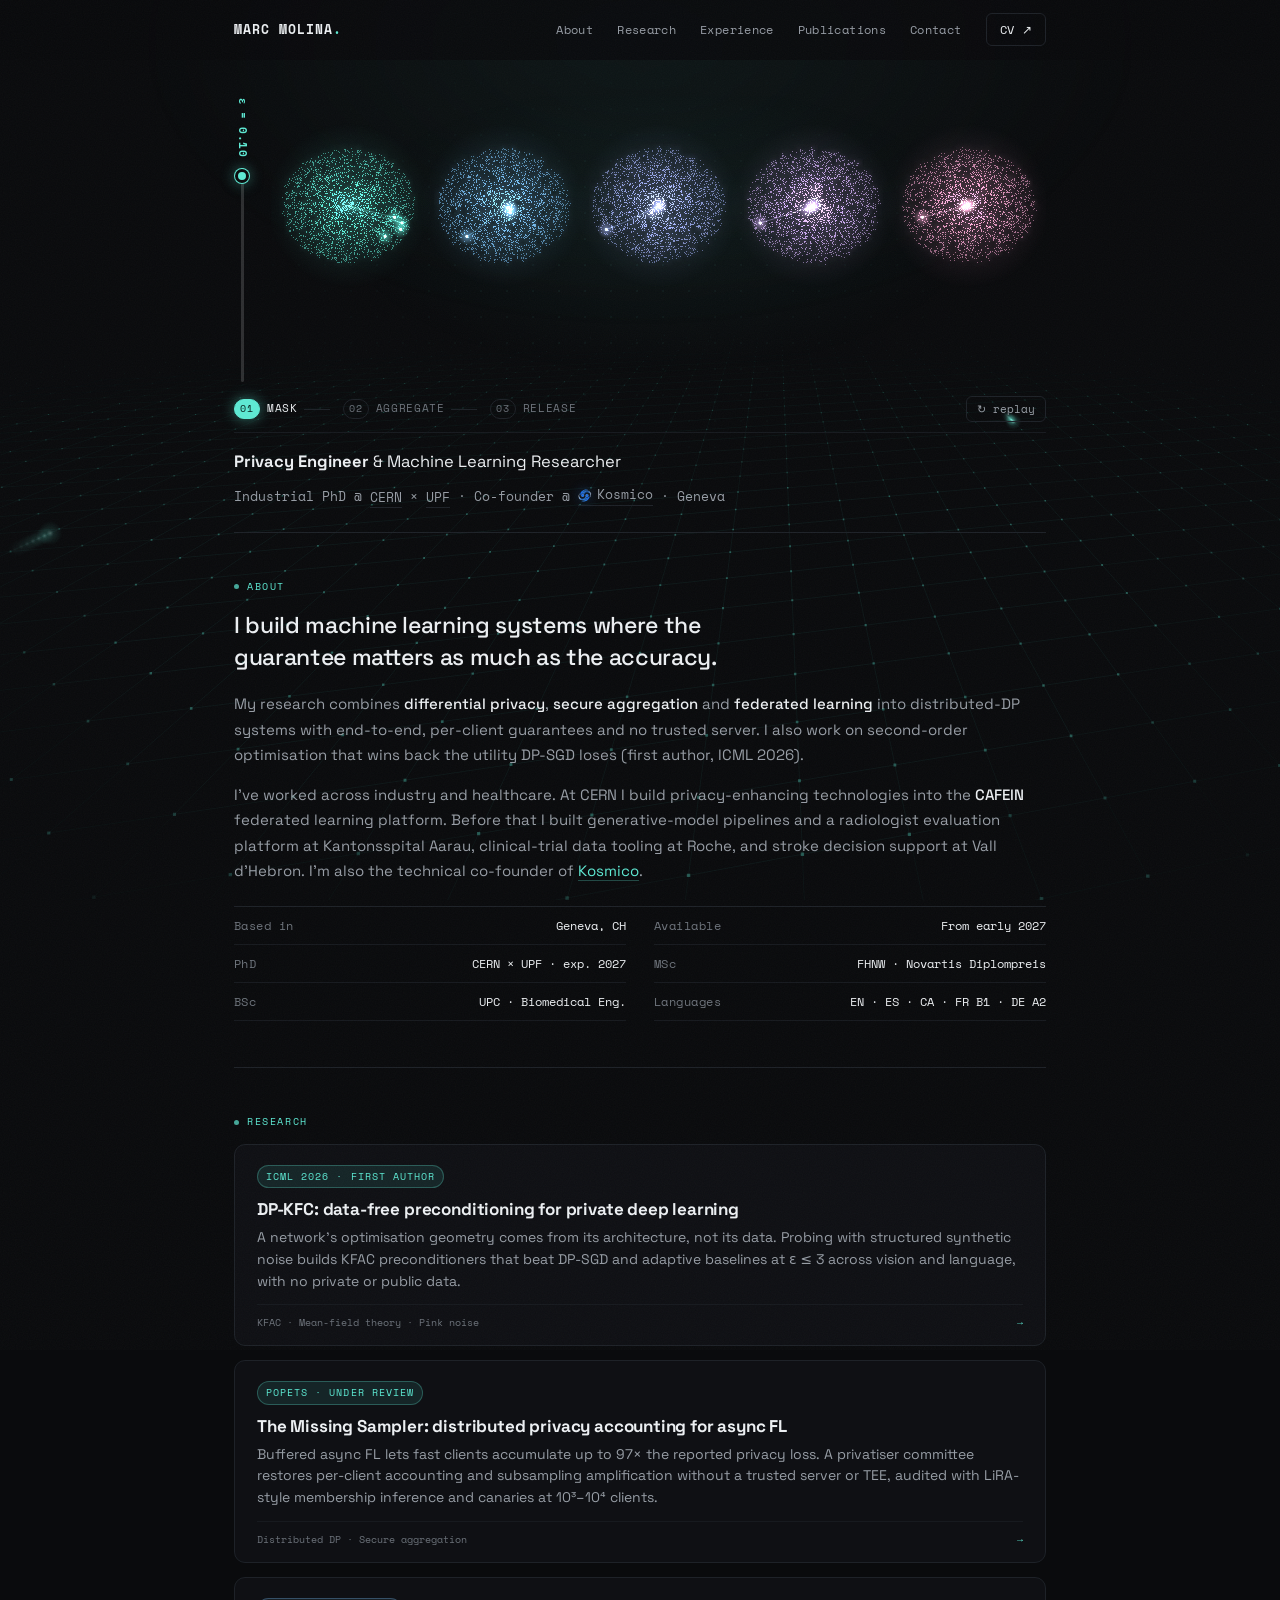
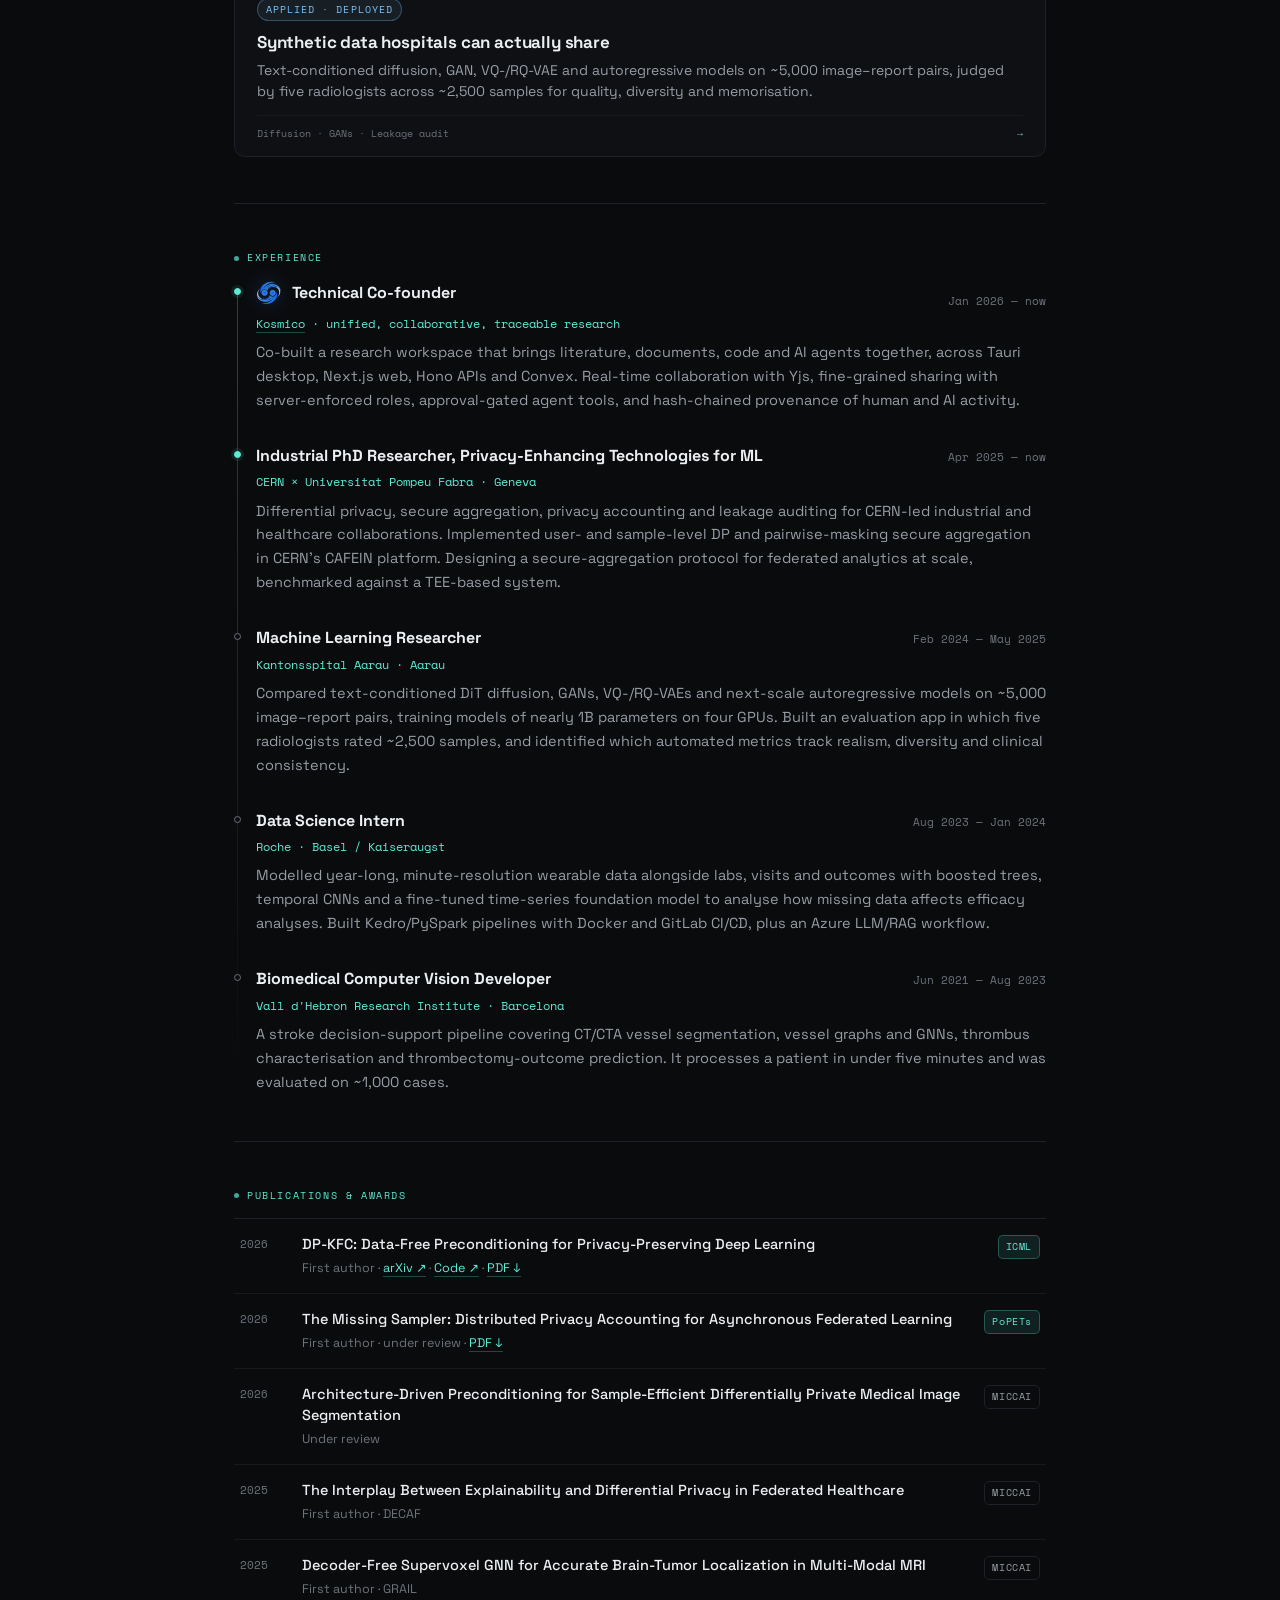
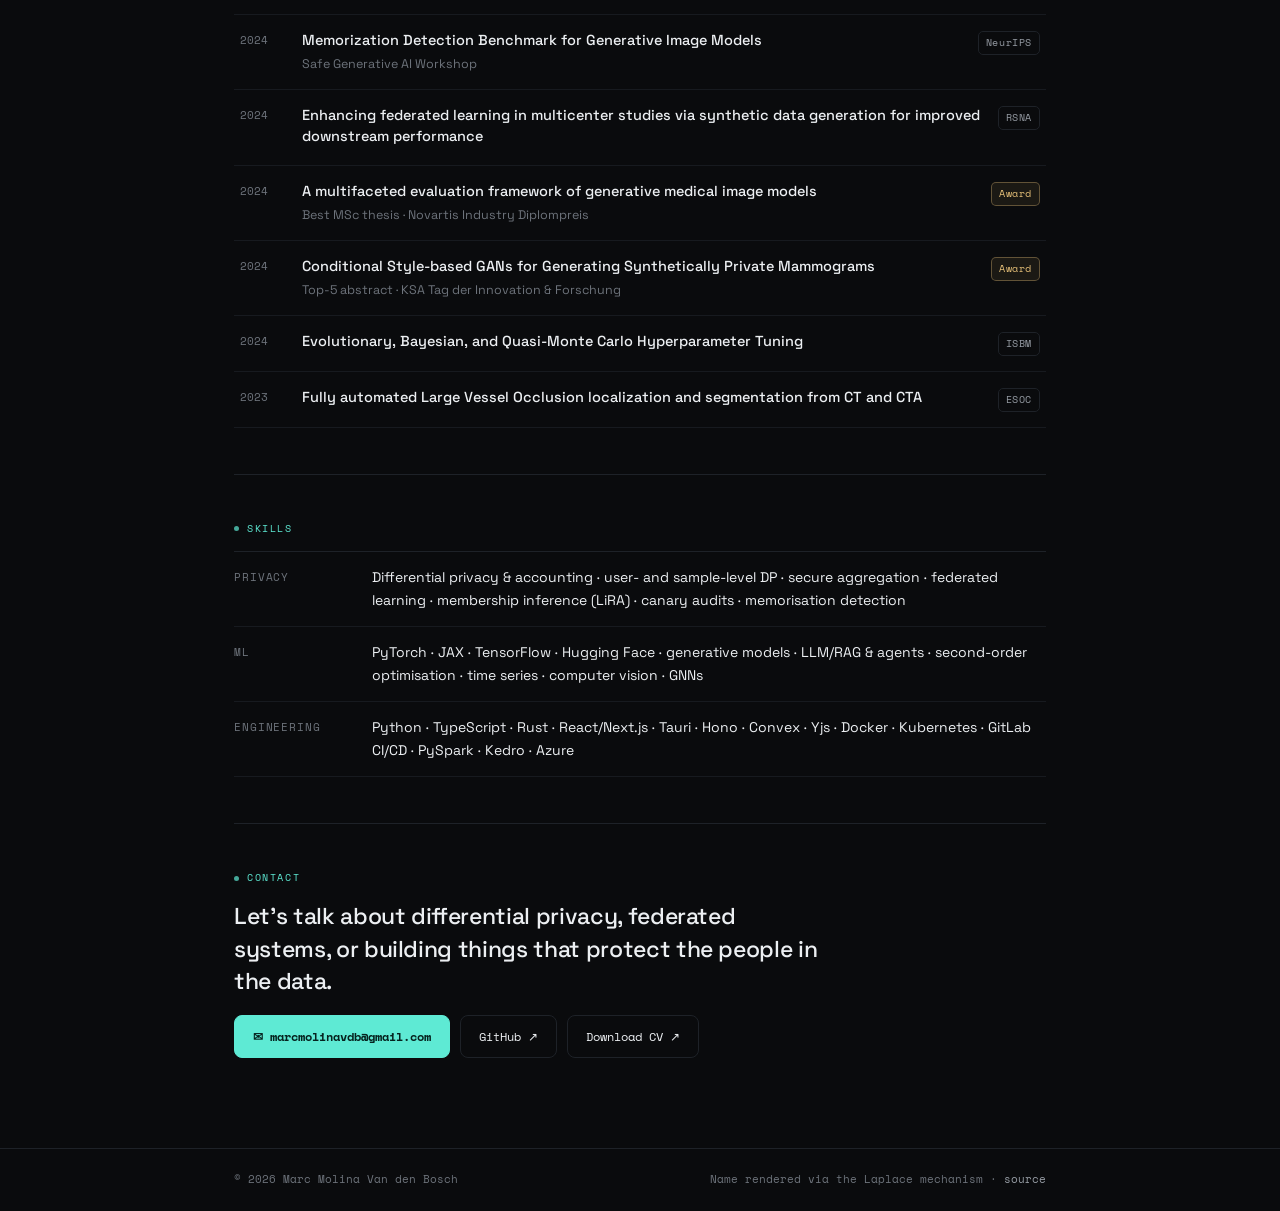
<file: index.html>
<!DOCTYPE html>
<html lang="en">
<head>
<meta charset="utf-8">
<meta name="viewport" content="width=device-width, initial-scale=1">
<title>Marc Molina Van den Bosch — Privacy Engineer &amp; ML Researcher</title>
<meta name="description" content="Privacy engineer and machine learning researcher at CERN, technical co-founder of Kosmico. Differential privacy, private federated learning, secure aggregation, and privacy-preserving generative models.">
<meta name="author" content="Marc Molina Van den Bosch">

<meta property="og:type" content="website">
<meta property="og:title" content="Marc Molina Van den Bosch — Privacy Engineer &amp; ML Researcher">
<meta property="og:description" content="Differential privacy, private federated learning, secure aggregation. Industrial PhD researcher at CERN, technical co-founder of Kosmico.">
<meta property="og:url" content="https://molinamarcvdb.github.io/">
<meta property="og:image" content="https://molinamarcvdb.github.io/assets/og.png">
<meta name="twitter:card" content="summary_large_image">
<meta name="twitter:image" content="https://molinamarcvdb.github.io/assets/og.png">
<meta name="theme-color" content="#0a0b0d">

<link rel="icon" href="data:image/svg+xml,%3Csvg xmlns='http://www.w3.org/2000/svg' viewBox='0 0 100 100'%3E%3Crect width='100' height='100' rx='20' fill='%230a0b0d'/%3E%3Ctext x='50' y='68' font-size='58' font-family='monospace' font-weight='bold' fill='%235eead4' text-anchor='middle'%3Eε%3C/text%3E%3C/svg%3E">

<link rel="preload" href="assets/fonts/space-grotesk-700.woff2" as="font" type="font/woff2" crossorigin>
<link rel="preload" href="assets/fonts/space-mono-400.woff2" as="font" type="font/woff2" crossorigin>
<link rel="stylesheet" href="assets/css/style.css?v=6">
</head>
<body>

<nav class="nav">
  <div class="nav__inner">
    <a class="nav__logo" href="#top">MARC MOLINA<span>.</span></a>
    <div class="nav__links">
      <a href="#about">About</a>
      <a href="#research">Research</a>
      <a href="#experience">Experience</a>
      <a href="#publications">Publications</a>
      <a href="#contact">Contact</a>
      <a class="nav__cv" href="assets/marc-molina-cv.pdf" target="_blank" rel="noopener">CV ↗</a>
    </div>
  </div>
</nav>

<main class="board-wrap" id="top">

  <!-- ======================= HERO ======================= -->
  <header class="hero">
    <h1 class="hero__title">Marc Molina<br>Van den Bosch</h1>

    <div class="hero__canvas-wrap">
      <div class="eps" id="epsSlider" role="slider" tabindex="0"
           aria-label="Privacy budget epsilon — drag down to resolve the name"
           aria-orientation="vertical" aria-valuemin="0" aria-valuemax="1000" aria-valuenow="30">
        <span class="eps__val" id="epsVal">ε = 0.10</span>
        <div class="eps__track" id="epsTrack">
          <div class="eps__fill" id="epsFill"></div>
          <div class="eps__thumb" id="epsThumb"></div>
        </div>
      </div>
      <canvas id="nameCanvas" role="img" aria-label="Marc Molina Van den Bosch, assembled by secure aggregation of five clients' masked shares and released with Laplace noise"></canvas>
    </div>

    <div class="sa" aria-live="polite">
      <div class="sa__bar">
        <ol class="sa__steps">
          <li class="sa__step" data-sa-step="0"><span class="sa__n">01</span>Mask</li>
          <li class="sa__step" data-sa-step="1"><span class="sa__n">02</span>Aggregate</li>
          <li class="sa__step" data-sa-step="2"><span class="sa__n">03</span>Release</li>
        </ol>
        <button class="sa__replay" id="saReplay" type="button" aria-label="Replay the secure aggregation">↻<span class="sa__replay-t"> replay</span></button>
      </div>
    </div>

    <div class="hero__id">
      <p class="hero__role"><strong>Privacy Engineer</strong> &amp; Machine Learning Researcher</p>
      <p class="hero__affil">
        Industrial PhD @ <a href="https://home.cern/" target="_blank" rel="noopener">CERN</a>
        × <a href="https://www.upf.edu/" target="_blank" rel="noopener">UPF</a>
        · Co-founder @ <a class="kmark" href="https://kosmico.ai" target="_blank" rel="noopener"><img src="assets/kosmico.svg" alt="" width="14" height="13">Kosmico</a>
        · Geneva
      </p>
    </div>
  </header>

  <!-- ======================= SECTIONS ======================= -->
  <div class="flow">

    <section class="sec reveal" id="about">
      <div class="panel__label">About</div>
      <p class="sec__lede">
        I build machine learning systems where the guarantee matters as much as the accuracy.
      </p>
      <p class="panel__text">
        My research combines <strong>differential privacy</strong>, <strong>secure aggregation</strong>
        and <strong>federated learning</strong> into distributed-DP systems with end-to-end, per-client
        guarantees and no trusted server. I also work on second-order optimisation that wins back the
        utility DP-SGD loses (first author, ICML 2026).
      </p>
      <p class="panel__text">
        I've worked across industry and healthcare. At CERN I build privacy-enhancing technologies into the
        <strong>CAFEIN</strong> federated learning platform. Before that I built generative-model
        pipelines and a radiologist evaluation platform at Kantonsspital Aarau, clinical-trial data tooling at
        Roche, and stroke decision support at Vall d'Hebron. I'm also the technical co-founder of
        <a href="https://kosmico.ai" target="_blank" rel="noopener">Kosmico</a>.
      </p>
      <div class="facts">
        <div class="fact"><span class="fact__k">Based in</span><span class="fact__v">Geneva, CH</span></div>
        <div class="fact"><span class="fact__k">Available</span><span class="fact__v">From early 2027</span></div>
        <div class="fact"><span class="fact__k">PhD</span><span class="fact__v">CERN × UPF · exp. 2027</span></div>
        <div class="fact"><span class="fact__k">MSc</span><span class="fact__v">FHNW · Novartis Diplompreis</span></div>
        <div class="fact"><span class="fact__k">BSc</span><span class="fact__v">UPC · Biomedical Eng.</span></div>
        <div class="fact"><span class="fact__k">Languages</span><span class="fact__v">EN · ES · CA · FR B1 · DE A2</span></div>
      </div>
    </section>

    <section class="sec reveal" id="research">
      <div class="panel__label">Research</div>
      <div class="cards cards--stack">
        <a class="card" href="research/dp-kfc.html">
          <span class="card__tag">ICML 2026 · first author</span>
          <h3 class="card__title">DP-KFC: data-free preconditioning for private deep learning</h3>
          <p class="card__desc">A network's optimisation geometry comes from its architecture, not its data. Probing with structured synthetic noise builds KFAC preconditioners that beat DP-SGD and adaptive baselines at ε ≤ 3 across vision and language, with no private or public data.</p>
          <span class="card__foot"><span>KFAC · Mean-field theory · Pink noise</span><span class="card__arrow">→</span></span>
        </a>
        <a class="card" href="research/async-distributed-dp.html">
          <span class="card__tag">PoPETs · under review</span>
          <h3 class="card__title">The Missing Sampler: distributed privacy accounting for async FL</h3>
          <p class="card__desc">Buffered async FL lets fast clients accumulate up to 97× the reported privacy loss. A privatiser committee restores per-client accounting and subsampling amplification without a trusted server or TEE, audited with LiRA-style membership inference and canaries at 10³–10⁴ clients.</p>
          <span class="card__foot"><span>Distributed DP · Secure aggregation</span><span class="card__arrow">→</span></span>
        </a>
        <a class="card" href="research/synthetic-data.html">
          <span class="card__tag card__tag--build">Applied · deployed</span>
          <h3 class="card__title">Synthetic data hospitals can actually share</h3>
          <p class="card__desc">Text-conditioned diffusion, GAN, VQ-/RQ-VAE and autoregressive models on ~5,000 image–report pairs, judged by five radiologists across ~2,500 samples for quality, diversity and memorisation.</p>
          <span class="card__foot"><span>Diffusion · GANs · Leakage audit</span><span class="card__arrow">→</span></span>
        </a>
      </div>
    </section>

    <section class="sec reveal" id="experience">
      <div class="panel__label">Experience</div>
      <div class="tl">
        <div class="tl__item tl__item--now">
          <span class="tl__dot"></span>
          <div class="tl__head">
            <h3 class="tl__role tl__role--logo"><img class="tl__logo" src="assets/kosmico.svg" alt="Kosmico logo" width="26" height="24" loading="lazy">Technical Co-founder</h3>
            <span class="tl__date">Jan 2026 — now</span>
          </div>
          <p class="tl__org"><a href="https://kosmico.ai" target="_blank" rel="noopener">Kosmico</a> · unified, collaborative, traceable research</p>
          <p class="tl__desc">Co-built a research workspace that brings literature, documents, code and AI agents together, across Tauri desktop, Next.js web, Hono APIs and Convex. Real-time collaboration with Yjs, fine-grained sharing with server-enforced roles, approval-gated agent tools, and hash-chained provenance of human and AI activity.</p>
        </div>
        <div class="tl__item tl__item--now">
          <span class="tl__dot"></span>
          <div class="tl__head">
            <h3 class="tl__role">Industrial PhD Researcher, Privacy-Enhancing Technologies for ML</h3>
            <span class="tl__date">Apr 2025 — now</span>
          </div>
          <p class="tl__org">CERN × Universitat Pompeu Fabra · Geneva</p>
          <p class="tl__desc">Differential privacy, secure aggregation, privacy accounting and leakage auditing for CERN-led industrial and healthcare collaborations. Implemented user- and sample-level DP and pairwise-masking secure aggregation in CERN's CAFEIN platform. Designing a secure-aggregation protocol for federated analytics at scale, benchmarked against a TEE-based system.</p>
        </div>
        <div class="tl__item">
          <span class="tl__dot"></span>
          <div class="tl__head">
            <h3 class="tl__role">Machine Learning Researcher</h3>
            <span class="tl__date">Feb 2024 — May 2025</span>
          </div>
          <p class="tl__org">Kantonsspital Aarau · Aarau</p>
          <p class="tl__desc">Compared text-conditioned DiT diffusion, GANs, VQ-/RQ-VAEs and next-scale autoregressive models on ~5,000 image–report pairs, training models of nearly 1B parameters on four GPUs. Built an evaluation app in which five radiologists rated ~2,500 samples, and identified which automated metrics track realism, diversity and clinical consistency.</p>
        </div>
        <div class="tl__item">
          <span class="tl__dot"></span>
          <div class="tl__head">
            <h3 class="tl__role">Data Science Intern</h3>
            <span class="tl__date">Aug 2023 — Jan 2024</span>
          </div>
          <p class="tl__org">Roche · Basel / Kaiseraugst</p>
          <p class="tl__desc">Modelled year-long, minute-resolution wearable data alongside labs, visits and outcomes with boosted trees, temporal CNNs and a fine-tuned time-series foundation model to analyse how missing data affects efficacy analyses. Built Kedro/PySpark pipelines with Docker and GitLab CI/CD, plus an Azure LLM/RAG workflow.</p>
        </div>
        <div class="tl__item">
          <span class="tl__dot"></span>
          <div class="tl__head">
            <h3 class="tl__role">Biomedical Computer Vision Developer</h3>
            <span class="tl__date">Jun 2021 — Aug 2023</span>
          </div>
          <p class="tl__org">Vall d'Hebron Research Institute · Barcelona</p>
          <p class="tl__desc">A stroke decision-support pipeline covering CT/CTA vessel segmentation, vessel graphs and GNNs, thrombus characterisation and thrombectomy-outcome prediction. It processes a patient in under five minutes and was evaluated on ~1,000 cases.</p>
        </div>
      </div>
    </section>

    <section class="sec reveal" id="publications">
      <div class="panel__label">Publications &amp; Awards</div>
      <div class="pubs">
        <div class="pub">
          <span class="pub__year">2026</span>
          <div>
            <p class="pub__title">DP-KFC: Data-Free Preconditioning for Privacy-Preserving Deep Learning</p>
            <p class="pub__note">First author ·
              <a class="pub__pdf" href="https://arxiv.org/abs/2605.13418" target="_blank" rel="noopener">arXiv ↗</a> ·
              <a class="pub__pdf" href="https://github.com/molinamarcvdb/DP-KFC" target="_blank" rel="noopener">Code ↗</a> ·
              <a class="pub__pdf" href="assets/papers/dp-kfc.pdf" target="_blank" rel="noopener">PDF ↓</a></p>
          </div>
          <span class="pub__venue pub__venue--hot">ICML</span>
        </div>
        <div class="pub">
          <span class="pub__year">2026</span>
          <div>
            <p class="pub__title">The Missing Sampler: Distributed Privacy Accounting for Asynchronous Federated Learning</p>
            <p class="pub__note">First author · under review · <a class="pub__pdf" href="assets/papers/the-missing-sampler.pdf" target="_blank" rel="noopener">PDF ↓</a></p>
          </div>
          <span class="pub__venue pub__venue--hot">PoPETs</span>
        </div>
        <div class="pub">
          <span class="pub__year">2026</span>
          <div>
            <p class="pub__title">Architecture-Driven Preconditioning for Sample-Efficient Differentially Private Medical Image Segmentation</p>
            <p class="pub__note">Under review</p>
          </div>
          <span class="pub__venue">MICCAI</span>
        </div>
        <div class="pub">
          <span class="pub__year">2025</span>
          <div>
            <p class="pub__title">The Interplay Between Explainability and Differential Privacy in Federated Healthcare</p>
            <p class="pub__note">First author · DECAF</p>
          </div>
          <span class="pub__venue">MICCAI</span>
        </div>
        <div class="pub">
          <span class="pub__year">2025</span>
          <div>
            <p class="pub__title">Decoder-Free Supervoxel GNN for Accurate Brain-Tumor Localization in Multi-Modal MRI</p>
            <p class="pub__note">First author · GRAIL</p>
          </div>
          <span class="pub__venue">MICCAI</span>
        </div>
        <div class="pub">
          <span class="pub__year">2024</span>
          <div>
            <p class="pub__title">Memorization Detection Benchmark for Generative Image Models</p>
            <p class="pub__note">Safe Generative AI Workshop</p>
          </div>
          <span class="pub__venue">NeurIPS</span>
        </div>
        <div class="pub">
          <span class="pub__year">2024</span>
          <div><p class="pub__title">Enhancing federated learning in multicenter studies via synthetic data generation for improved downstream performance</p></div>
          <span class="pub__venue">RSNA</span>
        </div>
        <div class="pub">
          <span class="pub__year">2024</span>
          <div>
            <p class="pub__title">A multifaceted evaluation framework of generative medical image models</p>
            <p class="pub__note">Best MSc thesis · Novartis Industry Diplompreis</p>
          </div>
          <span class="pub__venue pub__venue--award">Award</span>
        </div>
        <div class="pub">
          <span class="pub__year">2024</span>
          <div>
            <p class="pub__title">Conditional Style-based GANs for Generating Synthetically Private Mammograms</p>
            <p class="pub__note">Top-5 abstract · KSA Tag der Innovation &amp; Forschung</p>
          </div>
          <span class="pub__venue pub__venue--award">Award</span>
        </div>
        <div class="pub">
          <span class="pub__year">2024</span>
          <div><p class="pub__title">Evolutionary, Bayesian, and Quasi-Monte Carlo Hyperparameter Tuning</p></div>
          <span class="pub__venue">ISBM</span>
        </div>
        <div class="pub">
          <span class="pub__year">2023</span>
          <div><p class="pub__title">Fully automated Large Vessel Occlusion localization and segmentation from CT and CTA</p></div>
          <span class="pub__venue">ESOC</span>
        </div>
      </div>
    </section>

    <section class="sec reveal" id="skills">
      <div class="panel__label">Skills</div>
      <div class="skills">
        <div class="skill">
          <span class="skill__k">Privacy</span>
          <span class="skill__v">Differential privacy &amp; accounting · user- and sample-level DP · secure aggregation · federated learning · membership inference (LiRA) · canary audits · memorisation detection</span>
        </div>
        <div class="skill">
          <span class="skill__k">ML</span>
          <span class="skill__v">PyTorch · JAX · TensorFlow · Hugging Face · generative models · LLM/RAG &amp; agents · second-order optimisation · time series · computer vision · GNNs</span>
        </div>
        <div class="skill">
          <span class="skill__k">Engineering</span>
          <span class="skill__v">Python · TypeScript · Rust · React/Next.js · Tauri · Hono · Convex · Yjs · Docker · Kubernetes · GitLab CI/CD · PySpark · Kedro · Azure</span>
        </div>
      </div>
    </section>

    <section class="sec reveal" id="contact">
      <div class="panel__label">Contact</div>
      <p class="sec__lede">Let's talk about differential privacy, federated systems, or building things that protect the people in the data.</p>
      <div class="contact-btns">
        <a class="btn btn--primary" href="mailto:marcmolinavdb@gmail.com">✉ marcmolinavdb@gmail.com</a>
        <a class="btn" href="https://github.com/molinamarcvdb" target="_blank" rel="noopener">GitHub ↗</a>
        <a class="btn" href="assets/marc-molina-cv.pdf" target="_blank" rel="noopener">Download CV ↗</a>
      </div>
    </section>

  </div>
</main>

<footer class="foot">
  <div class="foot__inner">
    <span>© 2026 Marc Molina Van den Bosch</span>
    <span>Name rendered via the Laplace mechanism · <a href="https://github.com/molinamarcvdb/molinamarcvdb.github.io">source</a></span>
  </div>
</footer>

<script src="assets/js/lattice.js?v=2"></script>
<script src="assets/js/noise.js?v=7"></script>
<script src="assets/js/main.js"></script>
</body>
</html>
</file>
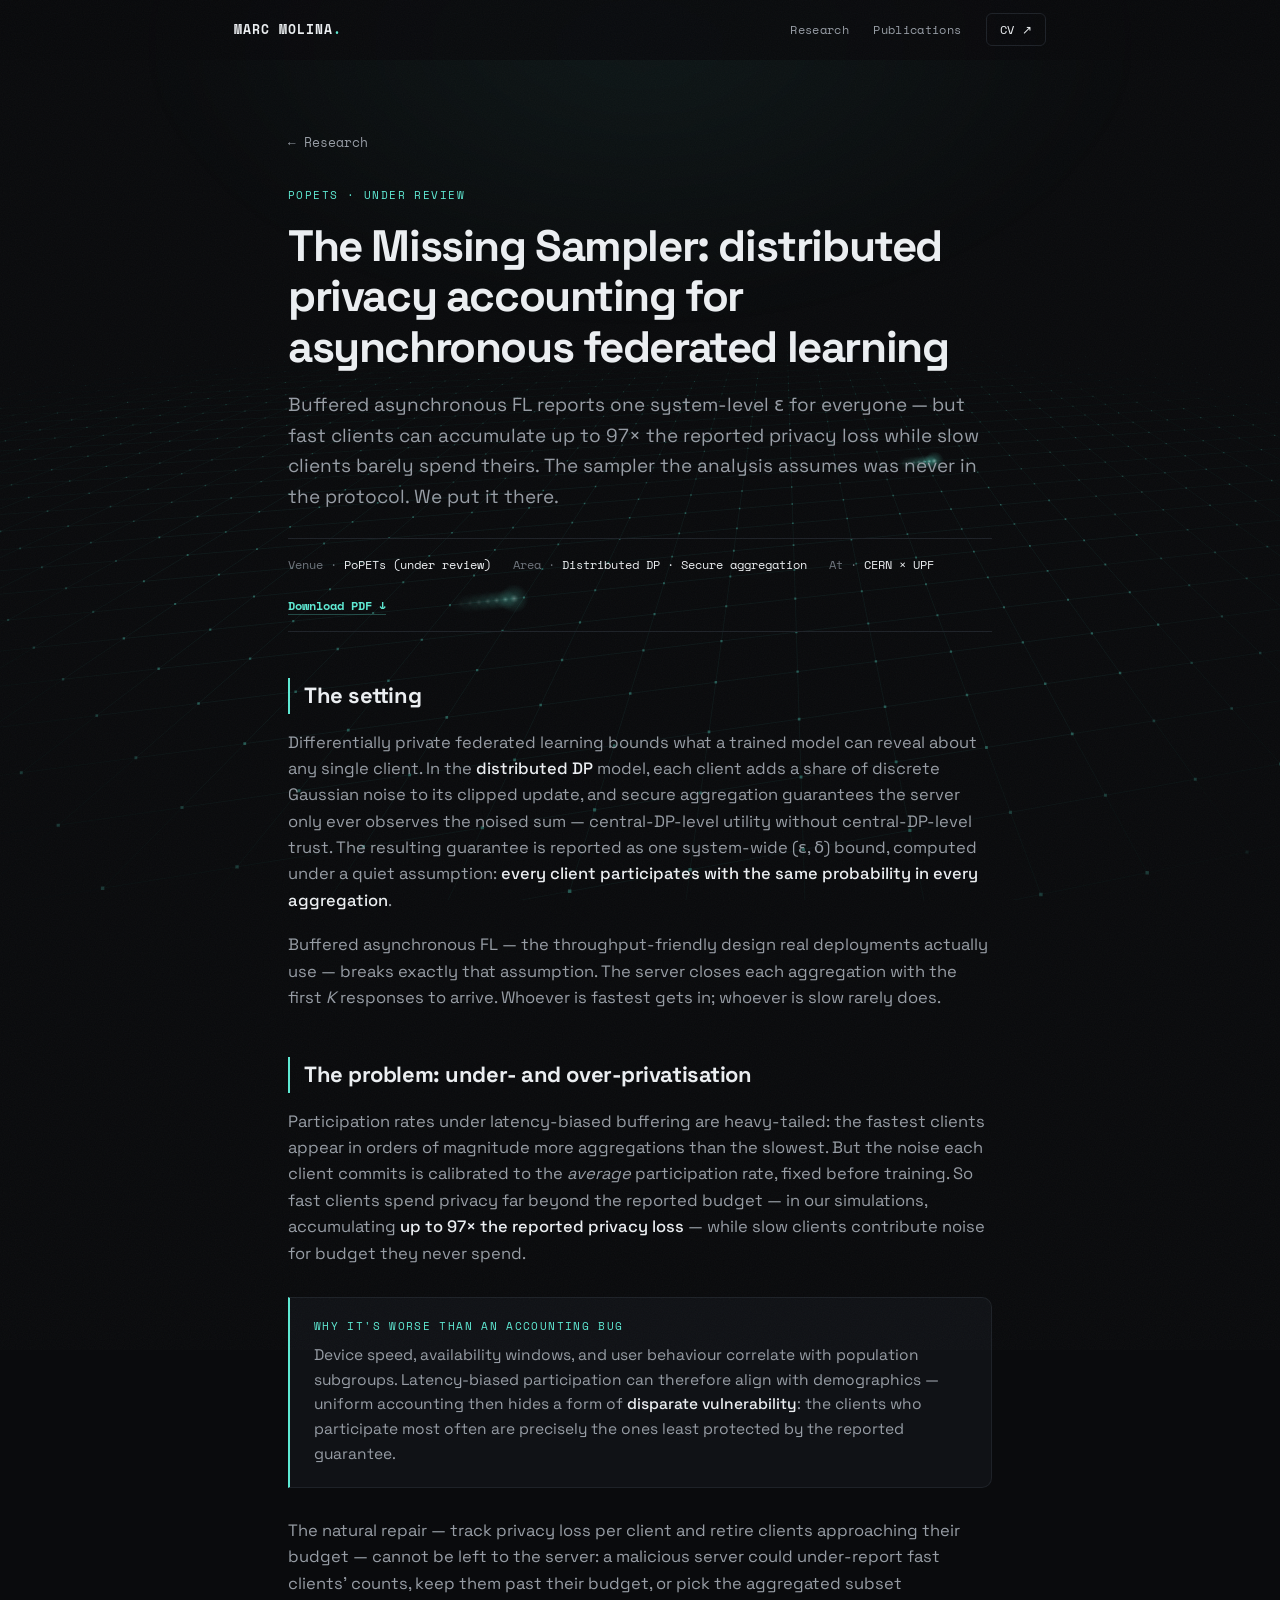
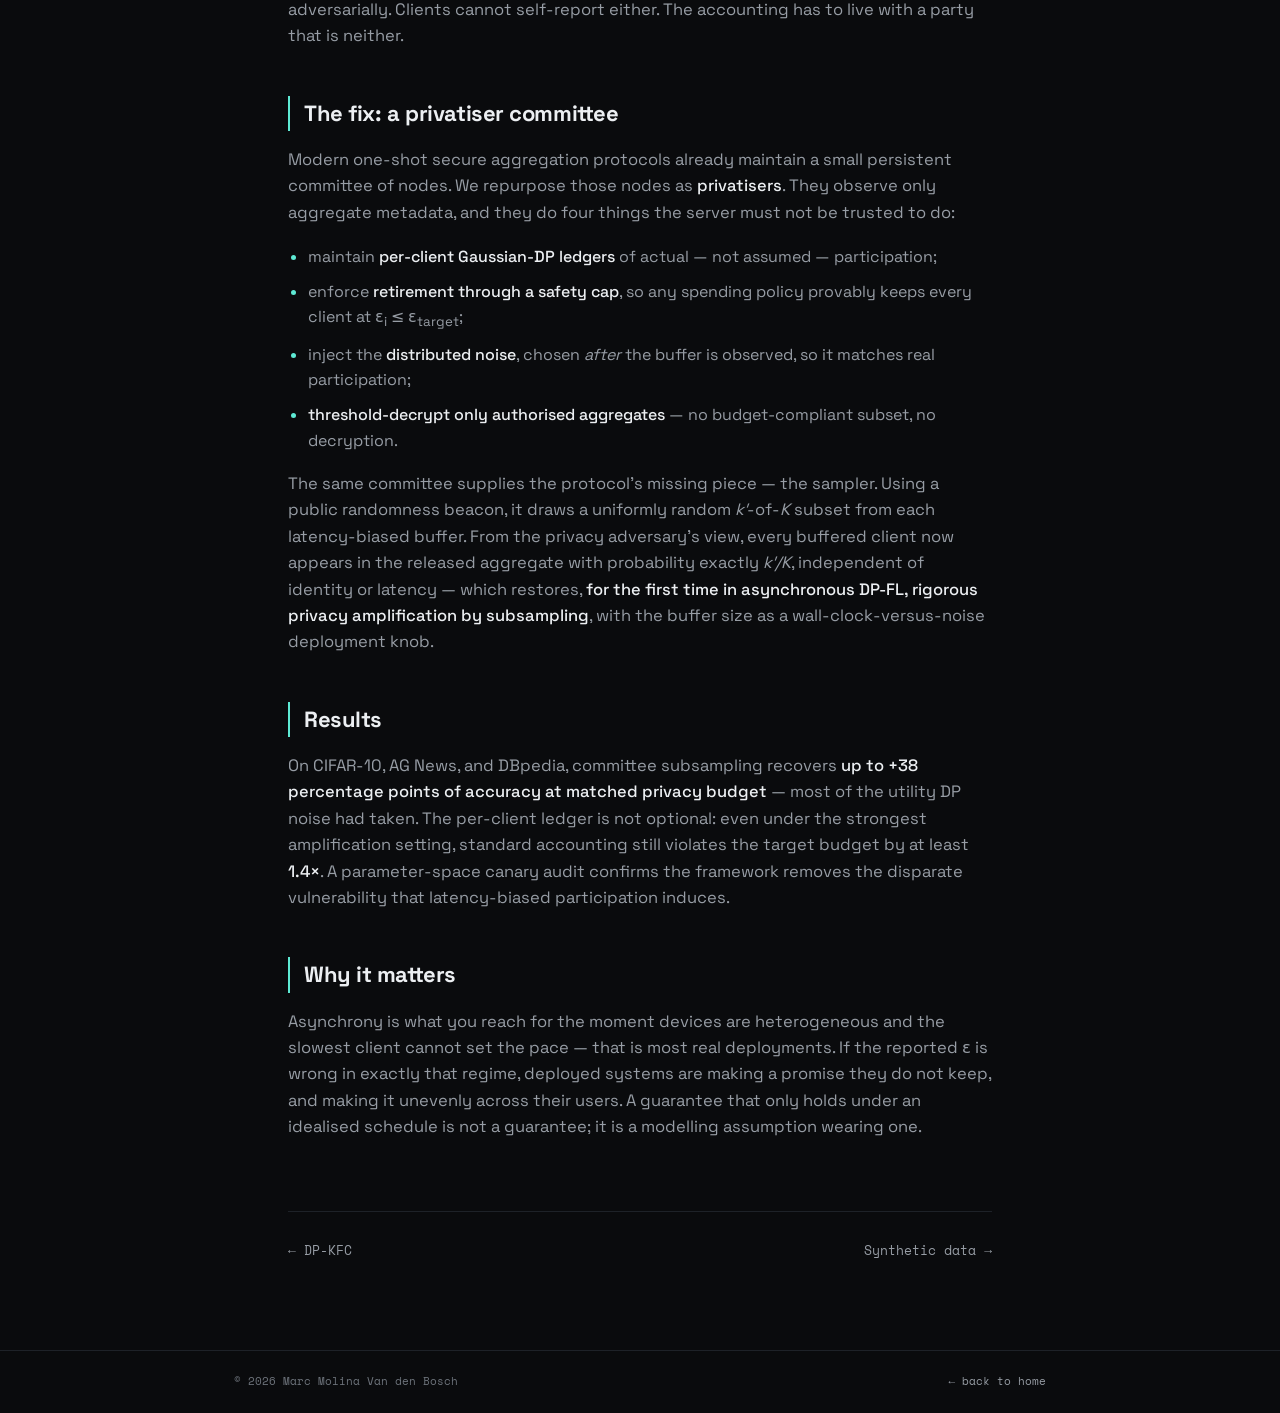
<file: research/async-distributed-dp.html>
<!DOCTYPE html>
<html lang="en">
<head>
<meta charset="utf-8">
<meta name="viewport" content="width=device-width, initial-scale=1">
<title>The Missing Sampler — Marc Molina Van den Bosch</title>
<meta name="description" content="The Missing Sampler: Distributed Privacy Accounting for Asynchronous Federated Learning. Buffered async FL lets fast clients accumulate up to 97× the reported privacy loss — a privatiser committee restores per-client accounting and subsampling amplification.">
<meta name="theme-color" content="#0a0b0d">
<link rel="icon" href="data:image/svg+xml,%3Csvg xmlns='http://www.w3.org/2000/svg' viewBox='0 0 100 100'%3E%3Crect width='100' height='100' rx='20' fill='%230a0b0d'/%3E%3Ctext x='50' y='68' font-size='58' font-family='monospace' font-weight='bold' fill='%235eead4' text-anchor='middle'%3Eε%3C/text%3E%3C/svg%3E">
<link rel="preload" href="../assets/fonts/space-grotesk-700.woff2" as="font" type="font/woff2" crossorigin>
<link rel="preload" href="../assets/fonts/space-mono-400.woff2" as="font" type="font/woff2" crossorigin>
<link rel="stylesheet" href="../assets/css/style.css?v=6">
</head>
<body>

<nav class="nav">
  <div class="nav__inner">
    <a class="nav__logo" href="../index.html">MARC MOLINA<span>.</span></a>
    <div class="nav__links">
      <a href="../index.html#research">Research</a>
      <a href="../index.html#publications">Publications</a>
      <a class="nav__cv" href="../assets/marc-molina-cv.pdf" target="_blank" rel="noopener">CV ↗</a>
    </div>
  </div>
</nav>

<article class="article wrap">
  <a class="article__back" href="../index.html#research">← Research</a>

  <div class="article__tag">PoPETs · under review</div>
  <h1 class="article__title">The Missing Sampler: distributed privacy accounting for asynchronous federated learning</h1>
  <p class="article__lede">
    Buffered asynchronous FL reports one system-level ε for everyone — but fast clients can
    accumulate up to 97× the reported privacy loss while slow clients barely spend theirs.
    The sampler the analysis assumes was never in the protocol. We put it there.
  </p>

  <div class="article__meta">
    <span>Venue · <b>PoPETs (under review)</b></span>
    <span>Area · <b>Distributed DP · Secure aggregation</b></span>
    <span>At · <b>CERN × UPF</b></span>
    <span><a href="../assets/papers/the-missing-sampler.pdf" target="_blank" rel="noopener">Download PDF ↓</a></span>
  </div>

  <div class="prose">
    <h2>The setting</h2>
    <p>
      Differentially private federated learning bounds what a trained model can reveal about any
      single client. In the <strong>distributed DP</strong> model, each client adds a share of
      discrete Gaussian noise to its clipped update, and secure aggregation guarantees the server
      only ever observes the noised sum — central-DP-level utility without central-DP-level trust.
      The resulting guarantee is reported as one system-wide (ε, δ) bound, computed under a
      quiet assumption: <strong>every client participates with the same probability in every
      aggregation</strong>.
    </p>
    <p>
      Buffered asynchronous FL — the throughput-friendly design real deployments actually use —
      breaks exactly that assumption. The server closes each aggregation with the first
      <em>K</em> responses to arrive. Whoever is fastest gets in; whoever is slow rarely does.
    </p>

    <h2>The problem: under- and over-privatisation</h2>
    <p>
      Participation rates under latency-biased buffering are heavy-tailed: the fastest clients
      appear in orders of magnitude more aggregations than the slowest. But the noise each client
      commits is calibrated to the <em>average</em> participation rate, fixed before training.
      So fast clients spend privacy far beyond the reported budget — in our simulations,
      accumulating <strong>up to 97× the reported privacy loss</strong> — while slow clients
      contribute noise for budget they never spend.
    </p>

    <div class="callout">
      <div class="callout__label">Why it's worse than an accounting bug</div>
      <p>
        Device speed, availability windows, and user behaviour correlate with population
        subgroups. Latency-biased participation can therefore align with demographics — uniform
        accounting then hides a form of <strong>disparate vulnerability</strong>: the clients who
        participate most often are precisely the ones least protected by the reported guarantee.
      </p>
    </div>

    <p>
      The natural repair — track privacy loss per client and retire clients approaching their
      budget — cannot be left to the server: a malicious server could under-report fast clients'
      counts, keep them past their budget, or pick the aggregated subset adversarially. Clients
      cannot self-report either. The accounting has to live with a party that is neither.
    </p>

    <h2>The fix: a privatiser committee</h2>
    <p>
      Modern one-shot secure aggregation protocols already maintain a small persistent committee
      of nodes. We repurpose those nodes as <strong>privatisers</strong>. They observe only
      aggregate metadata, and they do four things the server must not be trusted to do:
    </p>
    <ul>
      <li>maintain <strong>per-client Gaussian-DP ledgers</strong> of actual — not assumed — participation;</li>
      <li>enforce <strong>retirement through a safety cap</strong>, so any spending policy provably keeps every client at ε<sub>i</sub> ≤ ε<sub>target</sub>;</li>
      <li>inject the <strong>distributed noise</strong>, chosen <em>after</em> the buffer is observed, so it matches real participation;</li>
      <li><strong>threshold-decrypt only authorised aggregates</strong> — no budget-compliant subset, no decryption.</li>
    </ul>
    <p>
      The same committee supplies the protocol's missing piece — the sampler. Using a public
      randomness beacon, it draws a uniformly random <em>k′</em>-of-<em>K</em> subset from each
      latency-biased buffer. From the privacy adversary's view, every buffered client now appears
      in the released aggregate with probability exactly <em>k′/K</em>, independent of identity
      or latency — which restores, <strong>for the first time in asynchronous DP-FL, rigorous
      privacy amplification by subsampling</strong>, with the buffer size as a wall-clock-versus-noise
      deployment knob.
    </p>

    <h2>Results</h2>
    <p>
      On CIFAR-10, AG News, and DBpedia, committee subsampling recovers
      <strong>up to +38 percentage points of accuracy at matched privacy budget</strong> —
      most of the utility DP noise had taken. The per-client ledger is not optional: even under
      the strongest amplification setting, standard accounting still violates the target budget
      by at least <strong>1.4×</strong>. A parameter-space canary audit confirms the framework
      removes the disparate vulnerability that latency-biased participation induces.
    </p>

    <h2>Why it matters</h2>
    <p>
      Asynchrony is what you reach for the moment devices are heterogeneous and the slowest
      client cannot set the pace — that is most real deployments. If the reported ε is wrong in
      exactly that regime, deployed systems are making a promise they do not keep, and making it
      unevenly across their users. A guarantee that only holds under an idealised schedule is not
      a guarantee; it is a modelling assumption wearing one.
    </p>
  </div>

  <div class="article__nav">
    <a href="dp-kfc.html">← DP-KFC</a>
    <a href="synthetic-data.html">Synthetic data →</a>
  </div>
</article>

<footer class="foot">
  <div class="foot__inner">
    <span>© 2026 Marc Molina Van den Bosch</span>
    <span><a href="../index.html">← back to home</a></span>
  </div>
</footer>

<script src="../assets/js/lattice.js?v=2"></script>
<script src="../assets/js/main.js"></script>
</body>
</html>
</file>
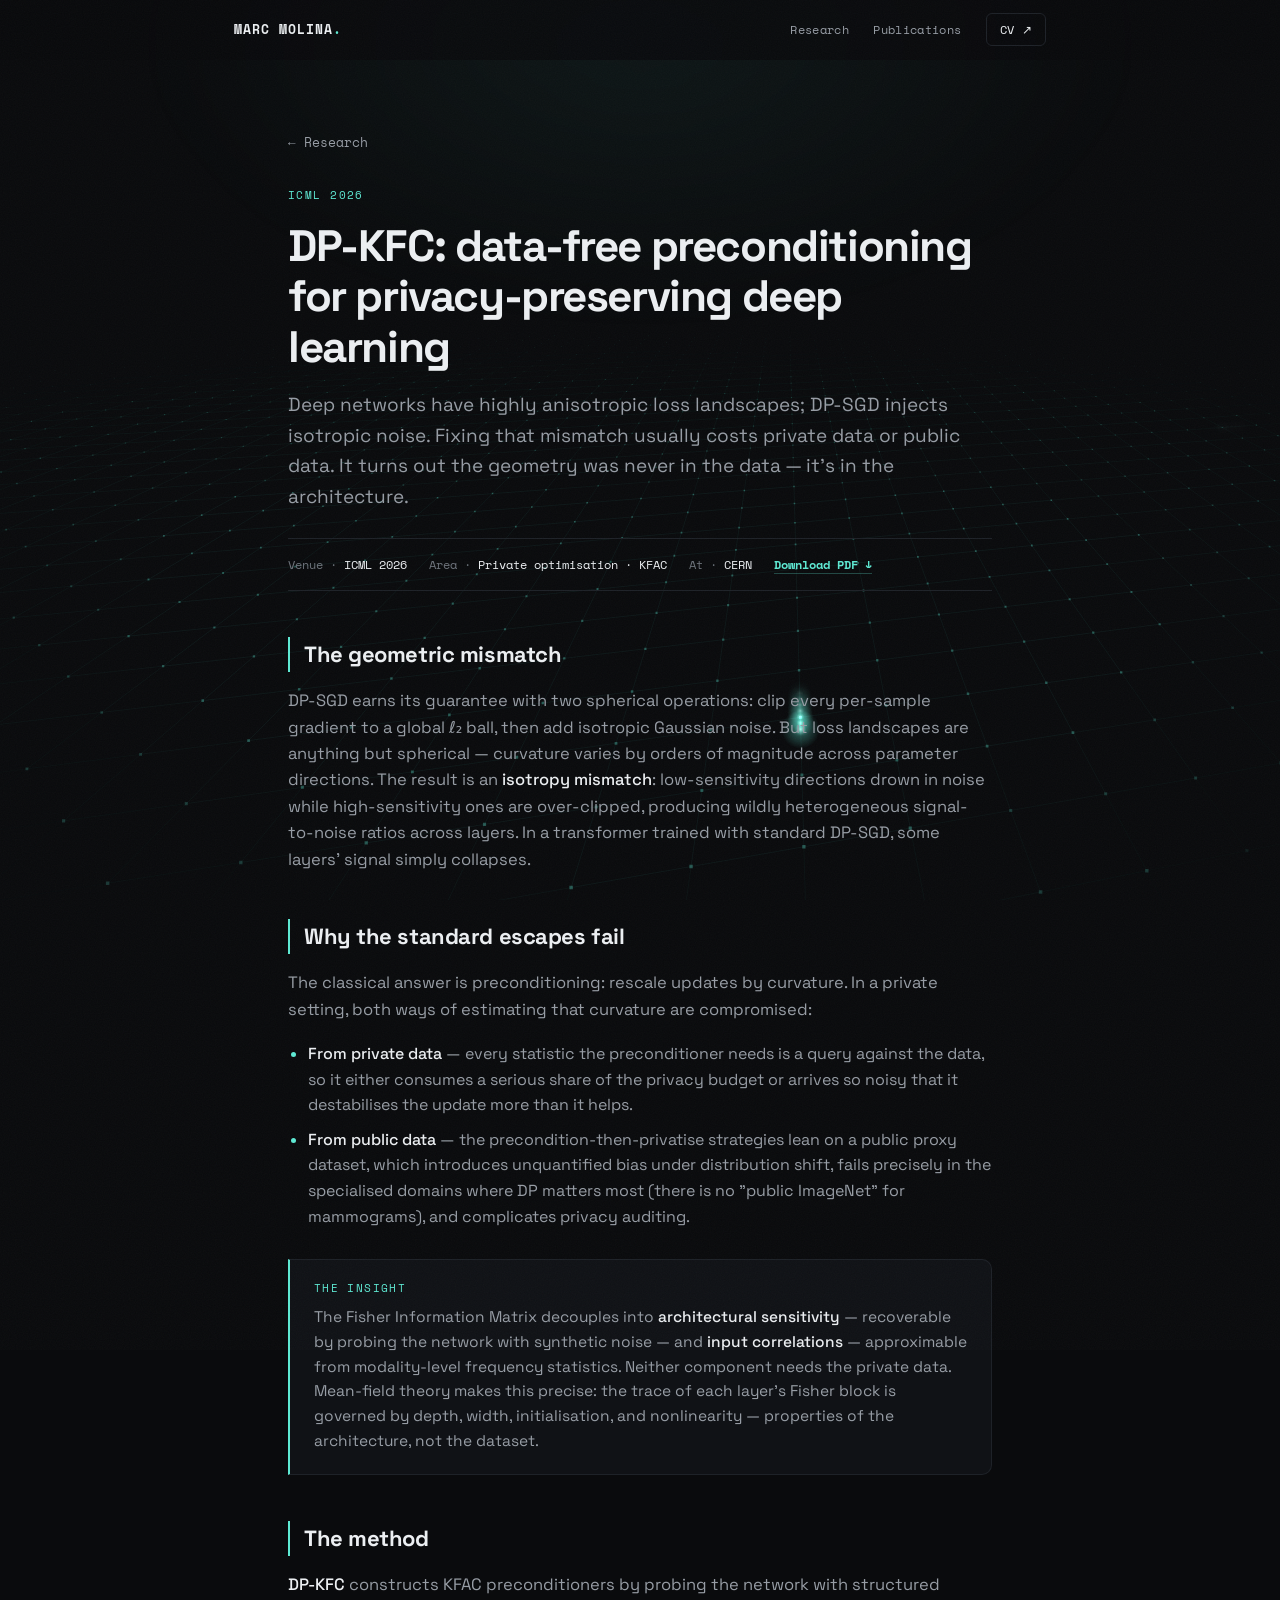
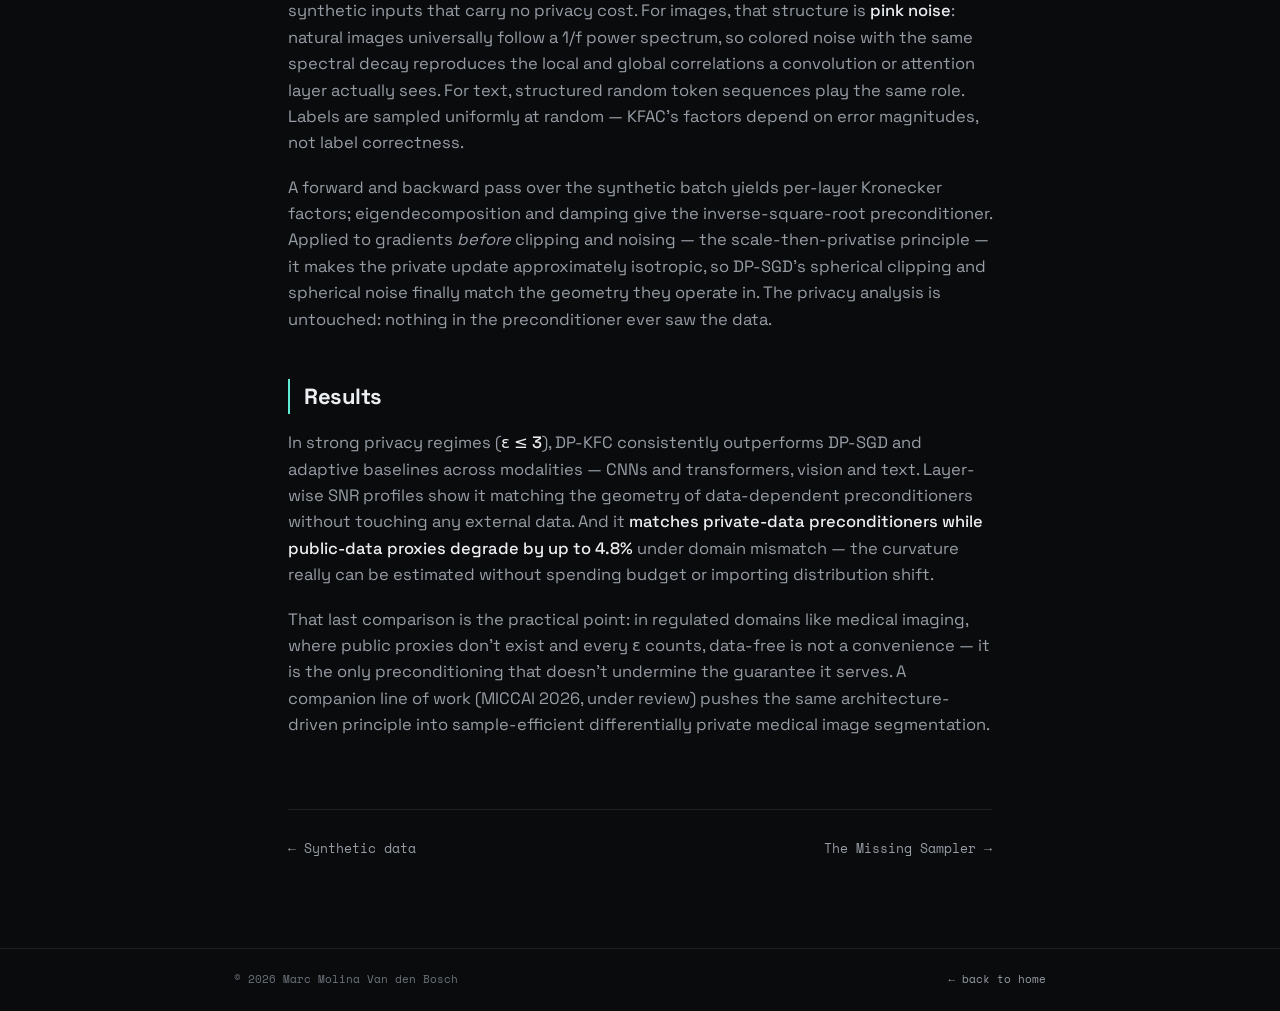
<file: research/dp-kfc.html>
<!DOCTYPE html>
<html lang="en">
<head>
<meta charset="utf-8">
<meta name="viewport" content="width=device-width, initial-scale=1">
<title>DP-KFC — Marc Molina Van den Bosch</title>
<meta name="description" content="DP-KFC: Data-Free Preconditioning for Privacy-Preserving Deep Learning. The Fisher information of a network decouples from its data — synthetic-noise probing builds KFAC preconditioners that beat DP-SGD at ε ≤ 3 without private or public data.">
<meta name="theme-color" content="#0a0b0d">
<link rel="icon" href="data:image/svg+xml,%3Csvg xmlns='http://www.w3.org/2000/svg' viewBox='0 0 100 100'%3E%3Crect width='100' height='100' rx='20' fill='%230a0b0d'/%3E%3Ctext x='50' y='68' font-size='58' font-family='monospace' font-weight='bold' fill='%235eead4' text-anchor='middle'%3Eε%3C/text%3E%3C/svg%3E">
<link rel="preload" href="../assets/fonts/space-grotesk-700.woff2" as="font" type="font/woff2" crossorigin>
<link rel="preload" href="../assets/fonts/space-mono-400.woff2" as="font" type="font/woff2" crossorigin>
<link rel="stylesheet" href="../assets/css/style.css?v=6">
</head>
<body>

<nav class="nav">
  <div class="nav__inner">
    <a class="nav__logo" href="../index.html">MARC MOLINA<span>.</span></a>
    <div class="nav__links">
      <a href="../index.html#research">Research</a>
      <a href="../index.html#publications">Publications</a>
      <a class="nav__cv" href="../assets/marc-molina-cv.pdf" target="_blank" rel="noopener">CV ↗</a>
    </div>
  </div>
</nav>

<article class="article wrap">
  <a class="article__back" href="../index.html#research">← Research</a>

  <div class="article__tag">ICML 2026</div>
  <h1 class="article__title">DP-KFC: data-free preconditioning for privacy-preserving deep learning</h1>
  <p class="article__lede">
    Deep networks have highly anisotropic loss landscapes; DP-SGD injects isotropic noise.
    Fixing that mismatch usually costs private data or public data. It turns out the geometry
    was never in the data — it's in the architecture.
  </p>

  <div class="article__meta">
    <span>Venue · <b>ICML 2026</b></span>
    <span>Area · <b>Private optimisation · KFAC</b></span>
    <span>At · <b>CERN</b></span>
    <span><a href="../assets/papers/dp-kfc.pdf" target="_blank" rel="noopener">Download PDF ↓</a></span>
  </div>

  <div class="prose">
    <h2>The geometric mismatch</h2>
    <p>
      DP-SGD earns its guarantee with two spherical operations: clip every per-sample gradient to
      a global ℓ₂ ball, then add isotropic Gaussian noise. But loss landscapes are anything but
      spherical — curvature varies by orders of magnitude across parameter directions. The result
      is an <strong>isotropy mismatch</strong>: low-sensitivity directions drown in noise while
      high-sensitivity ones are over-clipped, producing wildly heterogeneous signal-to-noise
      ratios across layers. In a transformer trained with standard DP-SGD, some layers' signal
      simply collapses.
    </p>

    <h2>Why the standard escapes fail</h2>
    <p>
      The classical answer is preconditioning: rescale updates by curvature. In a private
      setting, both ways of estimating that curvature are compromised:
    </p>
    <ul>
      <li><strong>From private data</strong> — every statistic the preconditioner needs is a query
        against the data, so it either consumes a serious share of the privacy budget or arrives
        so noisy that it destabilises the update more than it helps.</li>
      <li><strong>From public data</strong> — the precondition-then-privatise strategies lean on a
        public proxy dataset, which introduces unquantified bias under distribution shift, fails
        precisely in the specialised domains where DP matters most (there is no "public
        ImageNet" for mammograms), and complicates privacy auditing.</li>
    </ul>

    <div class="callout">
      <div class="callout__label">The insight</div>
      <p>
        The Fisher Information Matrix decouples into <strong>architectural sensitivity</strong> —
        recoverable by probing the network with synthetic noise — and <strong>input
        correlations</strong> — approximable from modality-level frequency statistics. Neither
        component needs the private data. Mean-field theory makes this precise: the trace of each
        layer's Fisher block is governed by depth, width, initialisation, and nonlinearity —
        properties of the architecture, not the dataset.
      </p>
    </div>

    <h2>The method</h2>
    <p>
      <strong>DP-KFC</strong> constructs KFAC preconditioners by probing the network with
      structured synthetic inputs that carry no privacy cost. For images, that structure is
      <strong>pink noise</strong>: natural images universally follow a 1/f power spectrum, so
      colored noise with the same spectral decay reproduces the local and global correlations a
      convolution or attention layer actually sees. For text, structured random token sequences
      play the same role. Labels are sampled uniformly at random — KFAC's factors depend on error
      magnitudes, not label correctness.
    </p>
    <p>
      A forward and backward pass over the synthetic batch yields per-layer Kronecker factors;
      eigendecomposition and damping give the inverse-square-root preconditioner. Applied to
      gradients <em>before</em> clipping and noising — the scale-then-privatise principle — it
      makes the private update approximately isotropic, so DP-SGD's spherical clipping and
      spherical noise finally match the geometry they operate in. The privacy analysis is
      untouched: nothing in the preconditioner ever saw the data.
    </p>

    <h2>Results</h2>
    <p>
      In strong privacy regimes (<strong>ε ≤ 3</strong>), DP-KFC consistently outperforms DP-SGD
      and adaptive baselines across modalities — CNNs and transformers, vision and text. Layer-wise
      SNR profiles show it matching the geometry of data-dependent preconditioners without
      touching any external data. And it <strong>matches private-data preconditioners while
      public-data proxies degrade by up to 4.8%</strong> under domain mismatch — the curvature
      really can be estimated without spending budget or importing distribution shift.
    </p>
    <p>
      That last comparison is the practical point: in regulated domains like medical imaging,
      where public proxies don't exist and every ε counts, data-free is not a convenience — it is
      the only preconditioning that doesn't undermine the guarantee it serves. A companion line
      of work (MICCAI 2026, under review) pushes the same architecture-driven principle into
      sample-efficient differentially private medical image segmentation.
    </p>
  </div>

  <div class="article__nav">
    <a href="synthetic-data.html">← Synthetic data</a>
    <a href="async-distributed-dp.html">The Missing Sampler →</a>
  </div>
</article>

<footer class="foot">
  <div class="foot__inner">
    <span>© 2026 Marc Molina Van den Bosch</span>
    <span><a href="../index.html">← back to home</a></span>
  </div>
</footer>

<script src="../assets/js/lattice.js?v=2"></script>
<script src="../assets/js/main.js"></script>
</body>
</html>
</file>
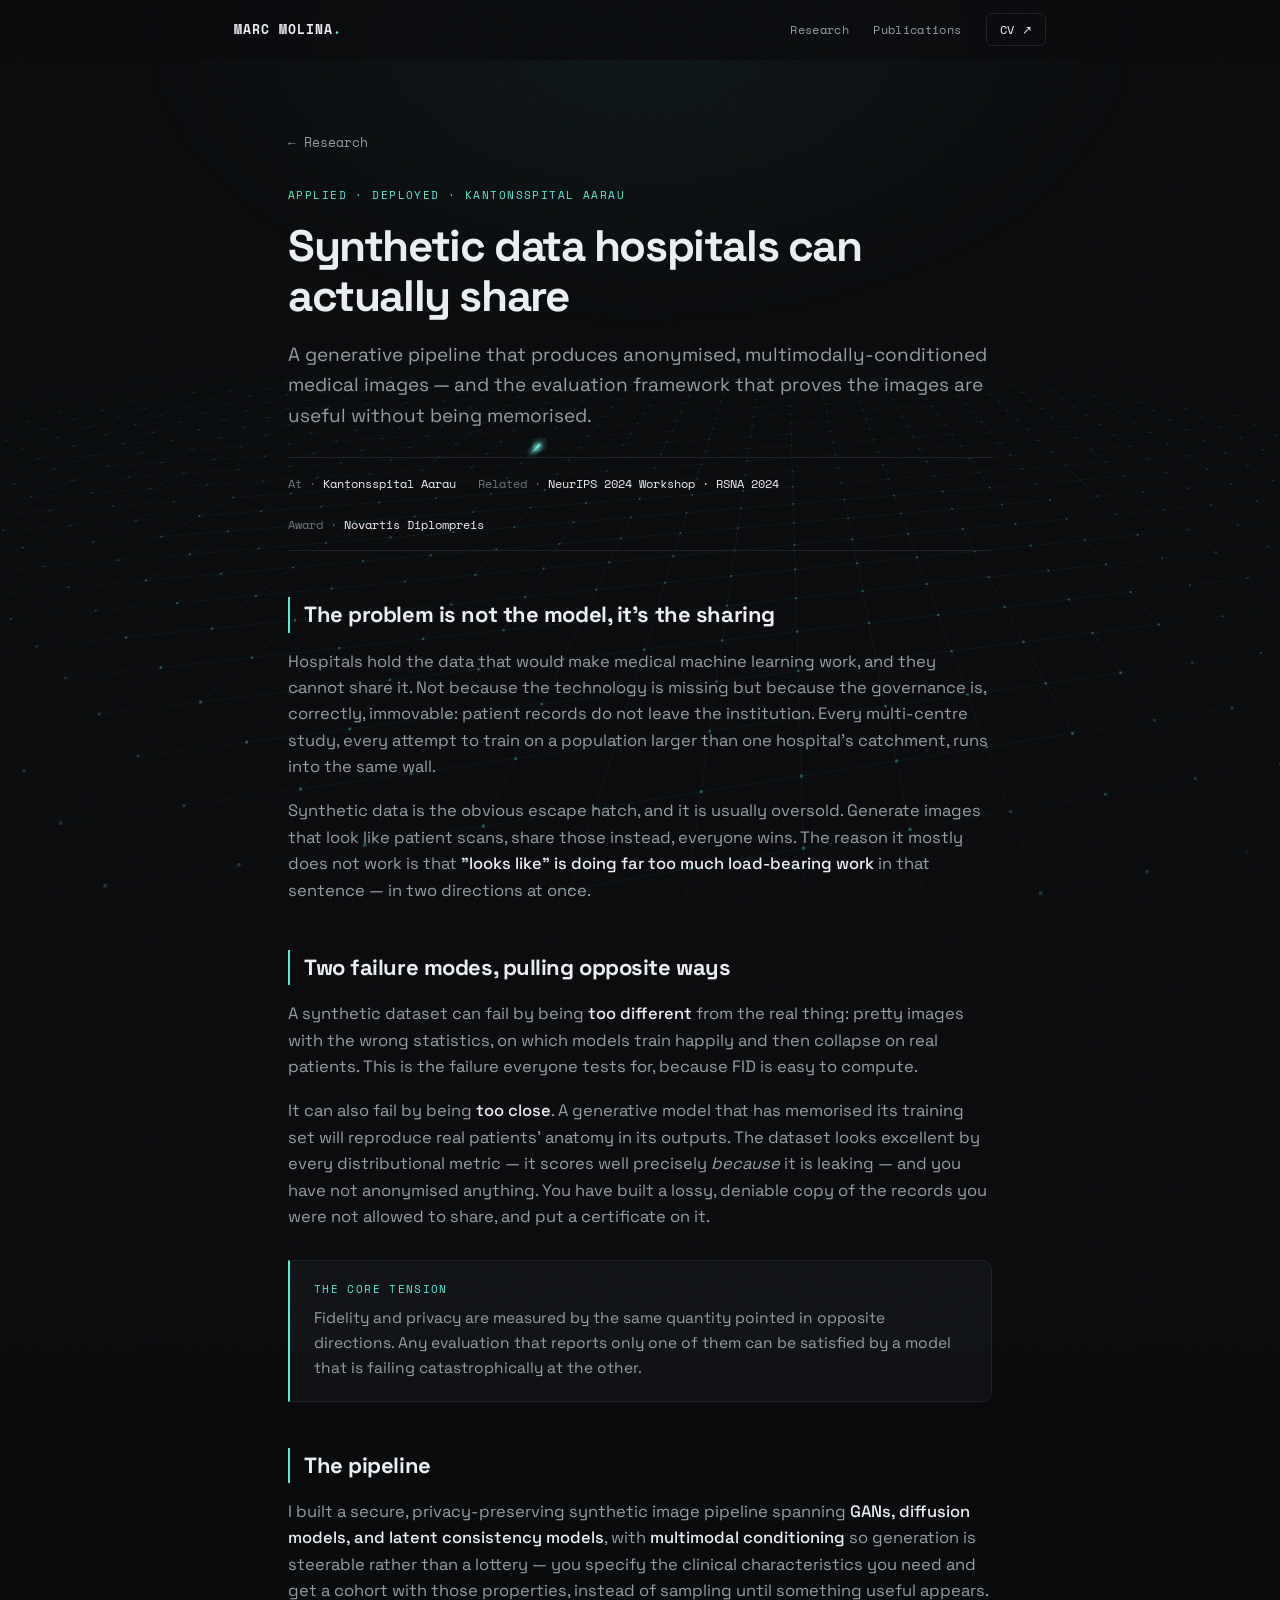
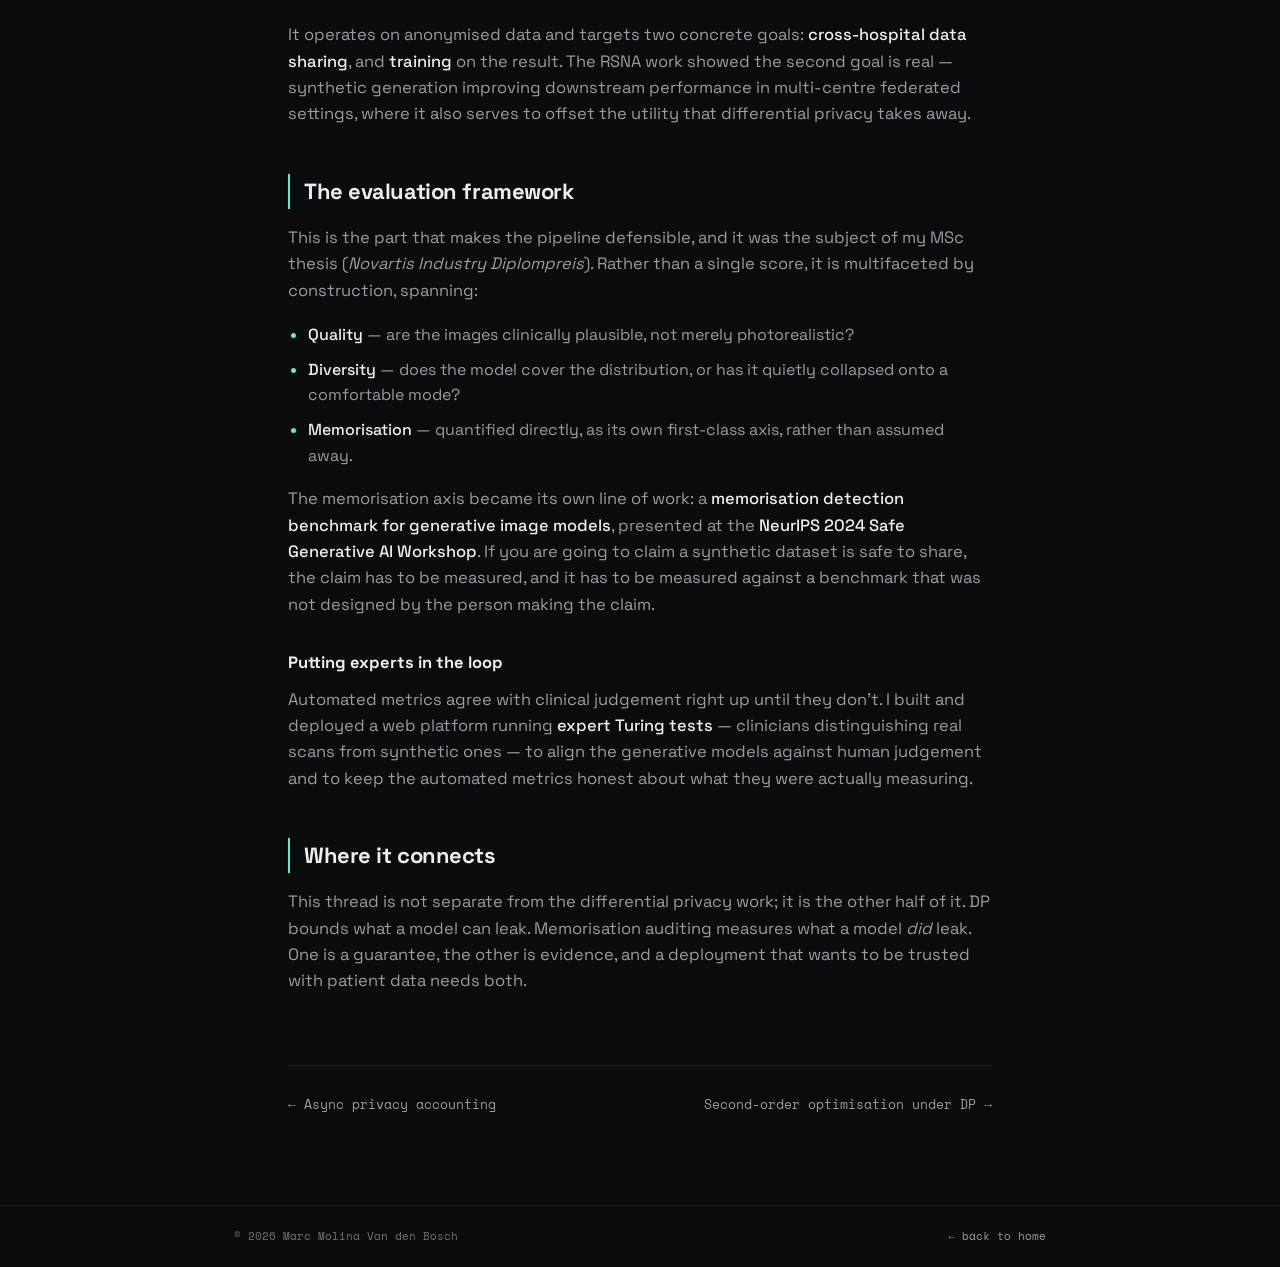
<file: research/synthetic-data.html>
<!DOCTYPE html>
<html lang="en">
<head>
<meta charset="utf-8">
<meta name="viewport" content="width=device-width, initial-scale=1">
<title>Synthetic data hospitals can share — Marc Molina Van den Bosch</title>
<meta name="description" content="A multimodally-conditioned generative pipeline producing anonymised medical images for cross-hospital sharing, and a multifaceted evaluation framework spanning quality, diversity, and memorisation.">
<link rel="icon" href="data:image/svg+xml,%3Csvg xmlns='http://www.w3.org/2000/svg' viewBox='0 0 100 100'%3E%3Crect width='100' height='100' rx='20' fill='%230a0b0d'/%3E%3Ctext x='50' y='68' font-size='58' font-family='monospace' font-weight='bold' fill='%235eead4' text-anchor='middle'%3Eε%3C/text%3E%3C/svg%3E">
<link rel="preload" href="../assets/fonts/space-grotesk-700.woff2" as="font" type="font/woff2" crossorigin>
<link rel="preload" href="../assets/fonts/space-mono-400.woff2" as="font" type="font/woff2" crossorigin>
<meta name="theme-color" content="#0a0b0d">
<link rel="stylesheet" href="../assets/css/style.css?v=6">
</head>
<body>

<nav class="nav">
  <div class="nav__inner">
    <a class="nav__logo" href="../index.html">MARC MOLINA<span>.</span></a>
    <div class="nav__links">
      <a href="../index.html#research">Research</a>
      <a href="../index.html#publications">Publications</a>
      <a class="nav__cv" href="../assets/marc-molina-cv.pdf" target="_blank" rel="noopener">CV ↗</a>
    </div>
  </div>
</nav>

<article class="article wrap">
  <a class="article__back" href="../index.html#research">← Research</a>

  <div class="article__tag">Applied · deployed · Kantonsspital Aarau</div>
  <h1 class="article__title">Synthetic data hospitals can actually share</h1>
  <p class="article__lede">
    A generative pipeline that produces anonymised, multimodally-conditioned medical images —
    and the evaluation framework that proves the images are useful without being memorised.
  </p>

  <div class="article__meta">
    <span>At · <b>Kantonsspital Aarau</b></span>
    <span>Related · <b>NeurIPS 2024 Workshop · RSNA 2024</b></span>
    <span>Award · <b>Novartis Diplompreis</b></span>
  </div>

  <div class="prose">
    <h2>The problem is not the model, it's the sharing</h2>
    <p>
      Hospitals hold the data that would make medical machine learning work, and they cannot share
      it. Not because the technology is missing but because the governance is, correctly, immovable:
      patient records do not leave the institution. Every multi-centre study, every attempt to train
      on a population larger than one hospital's catchment, runs into the same wall.
    </p>
    <p>
      Synthetic data is the obvious escape hatch, and it is usually oversold. Generate images that
      look like patient scans, share those instead, everyone wins. The reason it mostly does not
      work is that <strong>"looks like" is doing far too much load-bearing work</strong> in that
      sentence — in two directions at once.
    </p>

    <h2>Two failure modes, pulling opposite ways</h2>
    <p>
      A synthetic dataset can fail by being <strong>too different</strong> from the real thing:
      pretty images with the wrong statistics, on which models train happily and then collapse on
      real patients. This is the failure everyone tests for, because FID is easy to compute.
    </p>
    <p>
      It can also fail by being <strong>too close</strong>. A generative model that has memorised
      its training set will reproduce real patients' anatomy in its outputs. The dataset looks
      excellent by every distributional metric — it scores well precisely <em>because</em> it is
      leaking — and you have not anonymised anything. You have built a lossy, deniable copy of the
      records you were not allowed to share, and put a certificate on it.
    </p>

    <div class="callout">
      <div class="callout__label">The core tension</div>
      <p>
        Fidelity and privacy are measured by the same quantity pointed in opposite directions. Any
        evaluation that reports only one of them can be satisfied by a model that is failing
        catastrophically at the other.
      </p>
    </div>

    <h2>The pipeline</h2>
    <p>
      I built a secure, privacy-preserving synthetic image pipeline spanning
      <strong>GANs, diffusion models, and latent consistency models</strong>, with
      <strong>multimodal conditioning</strong> so generation is steerable rather than a lottery —
      you specify the clinical characteristics you need and get a cohort with those properties,
      instead of sampling until something useful appears.
    </p>
    <p>
      It operates on anonymised data and targets two concrete goals: <strong>cross-hospital data
      sharing</strong>, and <strong>training</strong> on the result. The RSNA work showed the second
      goal is real — synthetic generation improving downstream performance in multi-centre federated
      settings, where it also serves to offset the utility that differential privacy takes away.
    </p>

    <h2>The evaluation framework</h2>
    <p>
      This is the part that makes the pipeline defensible, and it was the subject of my MSc thesis
      (<em>Novartis Industry Diplompreis</em>). Rather than a single score, it is multifaceted by
      construction, spanning:
    </p>
    <ul>
      <li><strong>Quality</strong> — are the images clinically plausible, not merely photorealistic?</li>
      <li><strong>Diversity</strong> — does the model cover the distribution, or has it quietly collapsed onto a comfortable mode?</li>
      <li><strong>Memorisation</strong> — quantified directly, as its own first-class axis, rather than assumed away.</li>
    </ul>
    <p>
      The memorisation axis became its own line of work: a
      <strong>memorisation detection benchmark for generative image models</strong>, presented at the
      <strong>NeurIPS 2024 Safe Generative AI Workshop</strong>. If you are going to claim a
      synthetic dataset is safe to share, the claim has to be measured, and it has to be measured
      against a benchmark that was not designed by the person making the claim.
    </p>

    <h3>Putting experts in the loop</h3>
    <p>
      Automated metrics agree with clinical judgement right up until they don't. I built and
      deployed a web platform running <strong>expert Turing tests</strong> — clinicians
      distinguishing real scans from synthetic ones — to align the generative models against human
      judgement and to keep the automated metrics honest about what they were actually measuring.
    </p>

    <h2>Where it connects</h2>
    <p>
      This thread is not separate from the differential privacy work; it is the other half of it.
      DP bounds what a model can leak. Memorisation auditing measures what a model
      <em>did</em> leak. One is a guarantee, the other is evidence, and a deployment that wants to
      be trusted with patient data needs both.
    </p>
  </div>

  <div class="article__nav">
    <a href="async-distributed-dp.html">← Async privacy accounting</a>
    <a href="dp-kfc.html">Second-order optimisation under DP →</a>
  </div>
</article>

<footer class="foot">
  <div class="foot__inner">
    <span>© 2026 Marc Molina Van den Bosch</span>
    <span><a href="../index.html">← back to home</a></span>
  </div>
</footer>

<script src="../assets/js/lattice.js?v=2"></script>
<script src="../assets/js/main.js"></script>
</body>
</html>
</file>
<file: assets/css/style.css>
/* ============================================================
   Marc Molina Van den Bosch — personal site (single-column layout)
   Palette: signal emerging from noise.
   Semantics: teal = research, blue = built/shipped, gold = award
   Type: Space Grotesk (display/body) + Space Mono (data) — self-hosted, OFL.
   ============================================================ */

@font-face {
  font-family: 'Space Grotesk';
  font-style: normal; font-weight: 400; font-display: swap;
  src: url('../fonts/space-grotesk-400.woff2') format('woff2');
}
@font-face {
  font-family: 'Space Grotesk';
  font-style: normal; font-weight: 500; font-display: swap;
  src: url('../fonts/space-grotesk-500.woff2') format('woff2');
}
@font-face {
  font-family: 'Space Grotesk';
  font-style: normal; font-weight: 700; font-display: swap;
  src: url('../fonts/space-grotesk-700.woff2') format('woff2');
}
@font-face {
  font-family: 'Space Mono';
  font-style: normal; font-weight: 400; font-display: swap;
  src: url('../fonts/space-mono-400.woff2') format('woff2');
}
@font-face {
  font-family: 'Space Mono';
  font-style: normal; font-weight: 700; font-display: swap;
  src: url('../fonts/space-mono-700.woff2') format('woff2');
}

:root {
  --bg:        #0a0b0d;
  --bg-elev:   #101216;
  --bg-elev-2: #14171c;
  --line:      #1e2228;
  --line-soft: #171a1f;
  --text:      #eceff2;
  --muted:     #979da5;
  --muted-dim: #6d737b;
  --accent:    #5eead4;
  --accent-2:  #7cc4fa;
  --gold:      #e6c078;
  --accent-dim: rgba(94, 234, 212, 0.10);
  --accent-line: rgba(94, 234, 212, 0.28);

  --mono: 'Space Mono', ui-monospace, SFMono-Regular, 'SF Mono', Menlo, monospace;
  --sans: 'Space Grotesk', -apple-system, BlinkMacSystemFont, 'Segoe UI', system-ui, sans-serif;

  --maxw: 1080px;        /* article pages */
  --maxw-board: 860px;   /* home page column */
  --ease: cubic-bezier(0.16, 1, 0.3, 1);
}

*, *::before, *::after { box-sizing: border-box; }

html {
  scroll-behavior: smooth;
  -webkit-text-size-adjust: 100%;
  scrollbar-width: thin;
  scrollbar-color: #262b33 var(--bg);
}

body {
  margin: 0;
  background: var(--bg);
  color: var(--text);
  font-family: var(--sans);
  font-size: 15.5px;
  line-height: 1.6;
  -webkit-font-smoothing: antialiased;
  -moz-osx-font-smoothing: grayscale;
  overflow-x: hidden;
}

/* ---- Film grain overlay ---- */
body::after {
  content: '';
  position: fixed;
  inset: -50%;
  pointer-events: none;
  z-index: 9999;
  opacity: 0.035;
  background-image: url("data:image/svg+xml,%3Csvg xmlns='http://www.w3.org/2000/svg' width='200' height='200'%3E%3Cfilter id='n'%3E%3CfeTurbulence type='fractalNoise' baseFrequency='0.85' numOctaves='3' stitchTiles='stitch'/%3E%3C/filter%3E%3Crect width='200' height='200' filter='url(%23n)'/%3E%3C/svg%3E");
  animation: grain 8s steps(6) infinite;
  will-change: transform;
}
@keyframes grain {
  0%,100% { transform: translate(0,0); }
  17% { transform: translate(-3%, -2%); }
  33% { transform: translate(2%, -4%); }
  50% { transform: translate(-2%, 3%); }
  67% { transform: translate(3%, 1%); }
  83% { transform: translate(-1%, -3%); }
}

/* ---- Lattice backdrop (drawn by lattice.js) ----
   Behind everything. The edge fade is computed in the script rather than
   with a CSS mask, which would be recomposited on every frame. */
.lattice {
  position: fixed;
  inset: 0;
  width: 100%;
  height: 100%;
  z-index: -1;
  pointer-events: none;
}

/* ---- Ambient glow ---- */
body::before {
  content: '';
  position: fixed;
  top: -30vh; left: 50%;
  width: 90vw; height: 70vh;
  transform: translateX(-50%);
  pointer-events: none;
  z-index: 0;
  background: radial-gradient(ellipse at center, rgba(94,234,212,0.055), transparent 62%);
  filter: blur(30px);
}

a { color: inherit; }

::selection { background: var(--accent); color: #06231f; }

::-webkit-scrollbar { width: 10px; }
::-webkit-scrollbar-track { background: var(--bg); }
::-webkit-scrollbar-thumb { background: #22272e; border-radius: 6px; border: 2px solid var(--bg); }
::-webkit-scrollbar-thumb:hover { background: #2e3640; }

/* ============================================================
   Layout containers
   ============================================================ */
.wrap {                       /* article pages */
  width: 100%;
  max-width: var(--maxw);
  margin: 0 auto;
  padding: 0 28px;
  position: relative;
  z-index: 1;
}

.board-wrap {                 /* home page */
  width: 100%;
  max-width: var(--maxw-board);
  margin: 0 auto;
  padding: 0 24px 26px;
  position: relative;
  z-index: 1;
}

/* ============================================================
   Nav
   ============================================================ */
.nav {
  position: fixed;
  top: 0; left: 0; right: 0;
  z-index: 100;
  background: rgba(10, 11, 13, 0.72);
  border-bottom: 1px solid transparent;
  transition: border-color .4s var(--ease), background .4s var(--ease);
}
.nav.scrolled {
  border-bottom-color: var(--line);
  background: rgba(10, 11, 13, 0.92);
}
.nav__inner {
  max-width: var(--maxw-board);
  margin: 0 auto;
  padding: 13px 24px;
  display: flex;
  align-items: center;
  justify-content: space-between;
  gap: 20px;
}
.nav__logo {
  font-family: var(--mono);
  font-size: 13px;
  letter-spacing: 0.08em;
  text-decoration: none;
  color: var(--text);
  font-weight: 600;
  white-space: nowrap;
}
.nav__logo span { color: var(--accent); }
.nav__links {
  display: flex;
  gap: 24px;
  align-items: center;
}
.nav__links a {
  font-family: var(--mono);
  font-size: 12px;
  color: var(--muted);
  text-decoration: none;
  letter-spacing: 0.03em;
  transition: color .25s var(--ease);
  position: relative;
}
.nav__links a::after {
  content: '';
  position: absolute;
  left: 0; bottom: -5px;
  width: 0; height: 1px;
  background: var(--accent);
  transition: width .3s var(--ease);
}
.nav__links a:hover { color: var(--text); }
.nav__links a:hover::after { width: 100%; }
.nav__cv {
  border: 1px solid var(--line);
  padding: 6px 13px;
  border-radius: 6px;
  color: var(--text) !important;
}
.nav__cv:hover {
  border-color: var(--accent-line);
  background: var(--accent-dim);
}
.nav__cv::after { display: none !important; }

@media (max-width: 720px) {
  .nav__links a:not(.nav__cv) { display: none; }
}

/* ============================================================
   Hero band — compact
   ============================================================ */
.hero {
  position: relative;
  padding: 96px 0 24px;
  display: flex;
  flex-direction: column;
  gap: 16px;
}
/* Faint sampling grid behind the point cloud */
.hero::before {
  content: '';
  position: absolute;
  inset: 70px 0 0 0;
  background-image: radial-gradient(rgba(94, 234, 212, 0.05) 1px, transparent 1.4px);
  background-size: 26px 26px;
  -webkit-mask-image: radial-gradient(ellipse 75% 80% at 45% 45%, black, transparent 80%);
  mask-image: radial-gradient(ellipse 75% 80% at 45% 45%, black, transparent 80%);
  pointer-events: none;
  z-index: -1;
}

/* The name renders as real text until the canvas proves it can take over. */
.hero__title {
  font-size: clamp(32px, 6.6vw, 84px);
  font-weight: 700;
  line-height: 1.02;
  letter-spacing: -0.04em;
  text-transform: uppercase;
  margin: 0;
  color: var(--accent);
  opacity: 0;
  animation: fadeUp .8s var(--ease) .4s forwards;
}

.hero__canvas-wrap {
  position: relative;
  width: 100%;
  display: none;            /* revealed by JS once the cloud is built */
  align-items: stretch;
  gap: clamp(12px, 1.6vw, 24px);
}
.hero.canvas-on .hero__canvas-wrap { display: flex; }
#nameCanvas {
  display: block;
  flex: 1;
  min-width: 0;
  width: auto;
  height: auto;
  cursor: crosshair;
  background: radial-gradient(58% 72% at 50% 46%, rgba(94, 234, 212, 0.05), transparent 72%);
}
.hero.canvas-on .hero__title {
  position: absolute;
  width: 1px; height: 1px;
  padding: 0; margin: -1px;
  overflow: hidden;
  clip: rect(0,0,0,0);
  white-space: nowrap;
  border: 0;
  animation: none;
}

.hero__id {
  display: flex;
  align-items: baseline;
  justify-content: space-between;
  gap: 10px 28px;
  flex-wrap: wrap;
}
.hero__role {
  font-size: 16.5px;
  color: var(--text);
  font-weight: 400;
  margin: 0;
  opacity: 0;
  animation: fadeUp .8s var(--ease) 1.5s forwards;
}
.hero__role strong { font-weight: 600; }
.hero__affil {
  font-family: var(--mono);
  font-size: 12.5px;
  color: var(--muted);
  margin: 0;
  opacity: 0;
  animation: fadeUp .8s var(--ease) 1.65s forwards;
}
.hero__affil a { color: var(--muted); text-decoration: none; border-bottom: 1px solid var(--line); }
.hero__affil a:hover { color: var(--accent); border-color: var(--accent-line); }
.kmark { display: inline-flex; align-items: center; gap: 5px; }
.kmark img {
  width: 14px; height: auto;
  filter: drop-shadow(0 0 6px rgba(39, 119, 225, 0.45));
}

@keyframes fadeUp {
  from { opacity: 0; transform: translateY(14px); }
  to   { opacity: 1; transform: translateY(0); }
}

/* ---- The epsilon control — vertical dial, left of the name ----
   Drag DOWN to raise epsilon and resolve the name. t=0 (noise) at the top,
   t=1 (crisp) at the bottom, so the fill grows downward as signal returns. */
.eps {
  flex: 0 0 auto;
  display: flex;
  flex-direction: column;
  align-items: center;
  justify-content: center;
  gap: 10px;
  padding: 2px 0;
  touch-action: none;       /* let us own vertical drag, not the page scroll */
  outline: none;
  opacity: 0;
  animation: fadeUp .8s var(--ease) 2s forwards;
}
.eps__val {
  font-family: var(--mono);
  font-size: 10.5px;
  color: var(--accent);
  font-weight: 600;
  font-variant-numeric: tabular-nums;
  white-space: nowrap;
  writing-mode: vertical-rl;
  text-orientation: mixed;
  letter-spacing: 0.05em;
}
.eps__track {
  position: relative;
  flex: 1;
  width: 3px;
  min-height: 70px;         /* stay draggable even when the name is short */
  border-radius: 3px;
  background: rgba(255, 255, 255, 0.15);
  cursor: pointer;
}
.eps__fill {
  position: absolute;
  top: 0; left: 0; right: 0;
  height: var(--pct, 50%);
  background: var(--accent);
  border-radius: 3px;
}
.eps__thumb {
  position: absolute;
  left: 50%;
  top: var(--pct, 50%);
  width: 14px; height: 14px;
  border-radius: 50%;
  background: var(--accent);
  border: 3px solid var(--bg);
  box-shadow: 0 0 0 1px var(--accent), 0 0 14px rgba(94, 234, 212, 0.5);
  transform: translate(-50%, -50%);
  cursor: grab;
  transition: box-shadow .2s var(--ease);
}
.eps.dragging .eps__thumb,
.eps__thumb:active { cursor: grabbing; box-shadow: 0 0 0 1px var(--accent), 0 0 20px rgba(94, 234, 212, 0.75); }
.eps:focus-visible .eps__thumb { box-shadow: 0 0 0 2px var(--accent), 0 0 20px rgba(94, 234, 212, 0.7); }

/* ---- Protocol caption: which act of the hero is playing ---- */
.sa { display: none; margin-top: -4px; }
.hero.canvas-on .sa {
  display: block;
  opacity: 0;
  animation: fadeUp .8s var(--ease) .3s forwards;
}
.sa__bar {
  display: flex;
  align-items: center;
  justify-content: space-between;
  gap: 12px;
  padding-bottom: 10px;
  border-bottom: 1px solid var(--line-soft);
}
.sa__steps {
  list-style: none;
  margin: 0; padding: 0;
  display: flex;
  align-items: center;
  gap: 6px;
  font-family: var(--mono);
  font-size: 11px;
  letter-spacing: .06em;
  text-transform: uppercase;
}
.sa__step {
  display: inline-flex;
  align-items: center;
  gap: 7px;
  color: var(--muted-dim);
  transition: color .5s var(--ease);
}
.sa__step + .sa__step::before {
  content: '';
  width: 26px; height: 1px;
  margin-right: 6px;
  background: var(--line);
  transition: background .5s var(--ease);
}
.sa__n {
  display: inline-grid;
  place-items: center;
  min-width: 26px; height: 20px;
  padding: 0 5px;
  border: 1px solid var(--line);
  border-radius: 10px;
  font-size: 9.5px;
  transition: all .5s var(--ease);
}
.sa__step.is-done { color: var(--muted); }
.sa__step.is-done .sa__n { border-color: var(--accent-line); color: var(--accent); }
.sa__step.is-done + .sa__step::before,
.sa__step.is-on::before { background: var(--accent-line); }
.sa__step.is-on { color: var(--text); }
.sa__step.is-on .sa__n {
  background: var(--accent);
  border-color: var(--accent);
  color: #06231f;
  box-shadow: 0 0 14px rgba(94, 234, 212, 0.45);
}
.sa__replay {
  font-family: var(--mono);
  font-size: 11px;
  color: var(--muted);
  background: none;
  border: 1px solid var(--line);
  border-radius: 6px;
  padding: 4px 10px;
  white-space: nowrap;
  cursor: pointer;
  transition: color .25s var(--ease), border-color .25s var(--ease), background .25s var(--ease);
}
.sa__replay:hover { color: var(--accent); border-color: var(--accent-line); background: var(--accent-dim); }
.sa__replay:focus-visible { outline: 2px solid var(--accent); outline-offset: 2px; }
@media (max-width: 520px) {
  .sa__step + .sa__step::before { width: 10px; margin-right: 2px; }
  .sa__steps { gap: 4px; font-size: 10px; }
  .sa__step { gap: 5px; }
  .sa__replay-t { display: none; }
}

/* The rotated readout would eat the whole column when the name is short. */
@media (max-width: 900px) {
  .eps__val { display: none; }
}

/* ============================================================
   Section flow — one column, read top to bottom
   ============================================================ */
.flow { display: flex; flex-direction: column; }

.sec {
  padding: 46px 0;
  border-top: 1px solid var(--line);
  scroll-margin-top: 56px;   /* clear the fixed nav on anchor jumps */
}
.sec:last-child { padding-bottom: 64px; }

.sec__lede {
  font-size: clamp(19px, 2.6vw, 23px);
  font-weight: 500;
  line-height: 1.4;
  letter-spacing: -0.015em;
  color: var(--text);
  margin: 0 0 18px;
  max-width: 34ch;
}
#contact .sec__lede { max-width: 40ch; }

.panel {
  border: 1px solid var(--line);
  border-radius: 14px;
  background: linear-gradient(180deg, var(--bg-elev), rgba(16, 18, 22, 0.35));
  padding: 20px 22px;
  min-width: 0;
}
.panel__label {
  font-family: var(--mono);
  font-size: 10px;
  letter-spacing: 0.16em;
  text-transform: uppercase;
  color: var(--accent);
  margin-bottom: 14px;
  display: flex;
  align-items: center;
  gap: 8px;
}
.panel__label::before {
  content: '';
  width: 5px; height: 5px;
  border-radius: 50%;
  background: var(--accent);
  opacity: 0.7;
}
.panel__label--build { color: var(--accent-2); }
.panel__label--build::before { background: var(--accent-2); }

.panel__text {
  color: var(--muted);
  font-size: 15px;
  line-height: 1.7;
  margin: 0 0 14px;
}
.panel__text strong { color: var(--text); font-weight: 500; }
.panel__text a { color: var(--accent); text-decoration: none; border-bottom: 1px solid var(--accent-line); }
.panel__text a:hover { background: var(--accent-dim); }

/* ============================================================
   Facts
   ============================================================ */
.facts {
  border-top: 1px solid var(--line);
  margin-top: 22px;
  display: grid;
  grid-template-columns: 1fr 1fr;
  column-gap: 28px;
}
@media (max-width: 600px) { .facts { grid-template-columns: 1fr; } }
.fact {
  display: flex;
  justify-content: space-between;
  gap: 14px;
  padding: 9px 0;
  border-bottom: 1px solid var(--line-soft);
  font-family: var(--mono);
  font-size: 12px;
}
.fact__k { color: var(--muted-dim); letter-spacing: .04em; }
.fact__v { color: var(--text); text-align: right; }
.fact__v a { color: var(--accent); text-decoration: none; }
.fact__v a:hover { text-decoration: underline; }

/* ============================================================
   Research cards — stacked compact
   ============================================================ */
.cards--stack {
  display: flex;
  flex-direction: column;
  gap: 14px;
}
.card {
  position: relative;
  display: flex;
  flex-direction: column;
  border: 1px solid var(--line);
  border-radius: 11px;
  padding: 20px 22px 14px;
  background: rgba(20, 23, 28, 0.5);
  text-decoration: none;
  color: inherit;
  overflow: hidden;
  transition: border-color .35s var(--ease), transform .35s var(--ease);
}
.card::before {
  content: '';
  position: absolute;
  inset: 0;
  background: radial-gradient(320px circle at var(--mx,50%) var(--my,0%), rgba(94,234,212,0.07), transparent 45%);
  opacity: 0;
  transition: opacity .35s var(--ease);
  pointer-events: none;
}
.card:hover { border-color: var(--accent-line); transform: translateY(-2px); }
.card:hover::before { opacity: 1; }

.card__tag {
  font-family: var(--mono);
  font-size: 9.5px;
  letter-spacing: 0.11em;
  text-transform: uppercase;
  color: var(--accent);
  background: var(--accent-dim);
  border: 1px solid var(--accent-line);
  padding: 3px 8px;
  border-radius: 20px;
  align-self: flex-start;
  margin-bottom: 10px;
}
.card__tag--build {
  color: var(--accent-2);
  border-color: rgba(124, 196, 250, 0.3);
  background: rgba(124, 196, 250, 0.08);
}
.card__title {
  font-size: 17px;
  font-weight: 600;
  margin: 0 0 6px;
  letter-spacing: -0.01em;
  line-height: 1.35;
}
.card__desc {
  color: var(--muted);
  font-size: 14px;
  margin: 0 0 12px;
  flex: 1;
  line-height: 1.55;
}
.card__foot {
  display: flex;
  align-items: center;
  justify-content: space-between;
  gap: 12px;
  font-family: var(--mono);
  font-size: 10px;
  color: var(--muted-dim);
  padding-top: 10px;
  border-top: 1px solid var(--line-soft);
}
.card__arrow {
  color: var(--accent);
  transition: transform .3s var(--ease);
  display: inline-block;
}
.card:hover .card__arrow { transform: translateX(4px); }

/* ============================================================
   Publications
   ============================================================ */
.pubs { border-top: 1px solid var(--line); }
.pub {
  display: grid;
  grid-template-columns: 48px 1fr auto;
  gap: 14px;
  align-items: start;
  padding: 15px 6px;
  border-bottom: 1px solid var(--line-soft);
  transition: background .3s var(--ease), padding-left .3s var(--ease);
  position: relative;
}
.pub:hover { background: rgba(255,255,255,0.014); padding-left: 12px; }
.pub::before {
  content: '';
  position: absolute;
  left: 0;
  top: 13px;
  bottom: 13px;
  width: 2px;
  border-radius: 2px;
  background: var(--accent);
  transform: scaleY(0);
  transform-origin: top;
  transition: transform .3s var(--ease);
}
.pub:hover::before { transform: scaleY(1); }
.pub__year {
  font-family: var(--mono);
  font-size: 11px;
  color: var(--muted-dim);
  padding-top: 2px;
  font-variant-numeric: tabular-nums;
}
.pub__title {
  font-size: 14.5px;
  color: var(--text);
  margin: 0 0 3px;
  font-weight: 450;
  line-height: 1.45;
}
.pub__note { font-size: 12.5px; color: var(--muted-dim); margin: 0; }
.pub__pdf { color: var(--accent); text-decoration: none; border-bottom: 1px solid var(--accent-line); }
.pub__pdf:hover { background: var(--accent-dim); }
.pub__venue {
  font-family: var(--mono);
  font-size: 10px;
  letter-spacing: .06em;
  color: var(--muted);
  border: 1px solid var(--line);
  border-radius: 5px;
  padding: 3px 7px;
  white-space: nowrap;
  align-self: start;
  margin-top: 1px;
}
.pub__venue--hot {
  color: var(--accent);
  border-color: var(--accent-line);
  background: var(--accent-dim);
}
.pub__venue--award {
  color: var(--gold);
  border-color: rgba(230, 192, 120, 0.35);
  background: rgba(230, 192, 120, 0.08);
}
@media (max-width: 500px) {
  .pub { grid-template-columns: 1fr auto; }
  .pub__year { display: none; }
}

/* ============================================================
   Experience timeline — compact
   ============================================================ */
.tl { position: relative; padding-left: 22px; }
.tl::before {
  content: '';
  position: absolute;
  left: 3px; top: 8px; bottom: 8px;
  width: 1px;
  background: linear-gradient(180deg, var(--accent-line), var(--line) 55%, transparent);
}
.tl__item { position: relative; padding-bottom: 30px; }
.tl__item:last-child { padding-bottom: 0; }
.tl__dot {
  position: absolute;
  left: -22px; top: 8px;
  width: 7px; height: 7px;
  border-radius: 50%;
  background: var(--bg);
  border: 1px solid var(--muted-dim);
}
.tl__item--now .tl__dot {
  background: var(--accent);
  border-color: var(--accent);
  box-shadow: 0 0 0 3px var(--accent-dim);
}
.tl__head {
  display: flex;
  justify-content: space-between;
  align-items: baseline;
  gap: 14px;
  flex-wrap: wrap;
}
.tl__role { font-size: 16px; font-weight: 600; margin: 0; }
.tl__role--logo { display: inline-flex; align-items: center; gap: 10px; }
.tl__logo {
  width: 26px; height: auto;
  flex: 0 0 auto;
  filter: drop-shadow(0 0 10px rgba(39, 119, 225, 0.4));
}
.tl__date {
  font-family: var(--mono);
  font-size: 10.5px;
  color: var(--muted-dim);
  white-space: nowrap;
}
.tl__org { font-family: var(--mono); font-size: 12px; color: var(--accent); margin: 4px 0 8px; }
.tl__org a { color: inherit; text-decoration: none; border-bottom: 1px solid var(--accent-line); }
.tl__org a:hover { background: var(--accent-dim); }
.tl__desc { color: var(--muted); font-size: 14.5px; line-height: 1.65; margin: 0; }

/* ============================================================
   Contact
   ============================================================ */
.contact-btns {
  display: flex;
  flex-wrap: wrap;
  gap: 10px;
}

/* ============================================================
   Skills
   ============================================================ */
.skills { border-top: 1px solid var(--line); }
.skill {
  display: grid;
  grid-template-columns: 120px 1fr;
  gap: 18px;
  padding: 14px 0;
  border-bottom: 1px solid var(--line-soft);
}
.skill__k {
  font-family: var(--mono);
  font-size: 11px;
  letter-spacing: .08em;
  text-transform: uppercase;
  color: var(--muted-dim);
  padding-top: 3px;
}
.skill__v { color: var(--text); font-size: 14px; line-height: 1.65; }
@media (max-width: 560px) {
  .skill { grid-template-columns: 1fr; gap: 4px; }
}
.btn {
  font-family: var(--mono);
  font-size: 12px;
  text-decoration: none;
  padding: 11px 18px;
  border-radius: 8px;
  border: 1px solid var(--line);
  color: var(--text);
  transition: all .28s var(--ease);
  display: inline-flex;
  align-items: center;
  gap: 9px;
}
.btn:hover { border-color: var(--accent-line); background: var(--accent-dim); transform: translateY(-2px); }
.btn--primary {
  background: var(--accent);
  color: #06231f;
  border-color: var(--accent);
  font-weight: 600;
}
.btn--primary:hover {
  background: var(--accent);
  box-shadow: 0 8px 26px rgba(94,234,212,0.26);
}
/* ============================================================
   Footer
   ============================================================ */
.foot {
  border-top: 1px solid var(--line);
  padding: 22px 0;
  font-family: var(--mono);
  font-size: 11px;
  color: var(--muted-dim);
}
.foot__inner {
  max-width: var(--maxw-board);
  margin: 0 auto;
  padding: 0 24px;
  display: flex;
  justify-content: space-between;
  gap: 16px;
  flex-wrap: wrap;
}
.foot a { color: var(--muted); text-decoration: none; }
.foot a:hover { color: var(--accent); }

/* ============================================================
   Reveal on scroll
   ============================================================ */
.reveal {
  opacity: 0;
  transform: translateY(16px);
  transition: opacity .7s var(--ease), transform .7s var(--ease);
}
.reveal.in { opacity: 1; transform: none; }

/* ============================================================
   Article pages (research deep-dives)
   ============================================================ */
.article { padding-top: 130px; padding-bottom: 90px; max-width: 760px; }
.article__back {
  font-family: var(--mono);
  font-size: 12.5px;
  color: var(--muted);
  text-decoration: none;
  display: inline-flex;
  align-items: center;
  gap: 8px;
  margin-bottom: 34px;
  transition: color .25s var(--ease), gap .25s var(--ease);
}
.article__back:hover { color: var(--accent); gap: 12px; }
.article__tag {
  font-family: var(--mono);
  font-size: 11px;
  letter-spacing: .13em;
  text-transform: uppercase;
  color: var(--accent);
  margin-bottom: 16px;
}
.article__title {
  font-size: clamp(28px, 5vw, 44px);
  font-weight: 650;
  line-height: 1.15;
  letter-spacing: -0.032em;
  margin: 0 0 18px;
}
.article__lede {
  font-size: 19px;
  color: var(--muted);
  line-height: 1.6;
  margin: 0 0 26px;
}
.article__meta {
  display: flex;
  gap: 22px;
  flex-wrap: wrap;
  font-family: var(--mono);
  font-size: 12px;
  color: var(--muted-dim);
  padding: 16px 0;
  border-top: 1px solid var(--line);
  border-bottom: 1px solid var(--line);
  margin-bottom: 46px;
}
.article__meta b { color: var(--text); font-weight: 500; }
.article__meta a {
  color: var(--accent);
  text-decoration: none;
  border-bottom: 1px solid var(--accent-line);
  font-weight: 600;
}
.article__meta a:hover { background: var(--accent-dim); }

.prose h2 {
  font-size: 22px;
  font-weight: 600;
  letter-spacing: -0.02em;
  margin: 46px 0 16px;
  padding-left: 14px;
  border-left: 2px solid var(--accent);
}
.prose h3 { font-size: 16.5px; font-weight: 600; margin: 32px 0 10px; color: var(--text); }
.prose p { color: var(--muted); margin: 0 0 18px; font-size: 16.5px; }
.prose strong { color: var(--text); font-weight: 500; }
.prose a { color: var(--accent); text-decoration: none; border-bottom: 1px solid var(--accent-line); }
.prose a:hover { background: var(--accent-dim); }
.prose ul { color: var(--muted); padding-left: 20px; margin: 0 0 18px; }
.prose li { margin-bottom: 9px; font-size: 16px; }
.prose li::marker { color: var(--accent); }
.prose code {
  font-family: var(--mono);
  font-size: 0.87em;
  background: var(--bg-elev-2);
  border: 1px solid var(--line);
  border-radius: 4px;
  padding: 2px 6px;
  color: var(--accent);
}

.callout {
  border: 1px solid var(--line);
  border-left: 2px solid var(--accent);
  border-radius: 0 10px 10px 0;
  background: var(--bg-elev);
  padding: 20px 24px;
  margin: 30px 0;
}
.callout__label {
  font-family: var(--mono);
  font-size: 10.5px;
  letter-spacing: .13em;
  text-transform: uppercase;
  color: var(--accent);
  margin-bottom: 8px;
}
.callout p { margin: 0; font-size: 15.5px; }

.article__nav {
  display: flex;
  justify-content: space-between;
  gap: 16px;
  margin-top: 70px;
  padding-top: 28px;
  border-top: 1px solid var(--line);
  font-family: var(--mono);
  font-size: 13px;
  flex-wrap: wrap;
}
.article__nav a { color: var(--muted); text-decoration: none; transition: color .25s var(--ease); }
.article__nav a:hover { color: var(--accent); }

/* ---- Reduced motion ---- */
@media (prefers-reduced-motion: reduce) {
  *, *::before, *::after {
    animation-duration: 0.01ms !important;
    animation-iteration-count: 1 !important;
    transition-duration: 0.01ms !important;
    scroll-behavior: auto !important;
  }
  .hero__role, .hero__affil, .eps, .hero__title, .hero.canvas-on .sa { opacity: 1 !important; }
  .reveal { opacity: 1; transform: none; }
  body::after { animation: none; }
}
</file>
